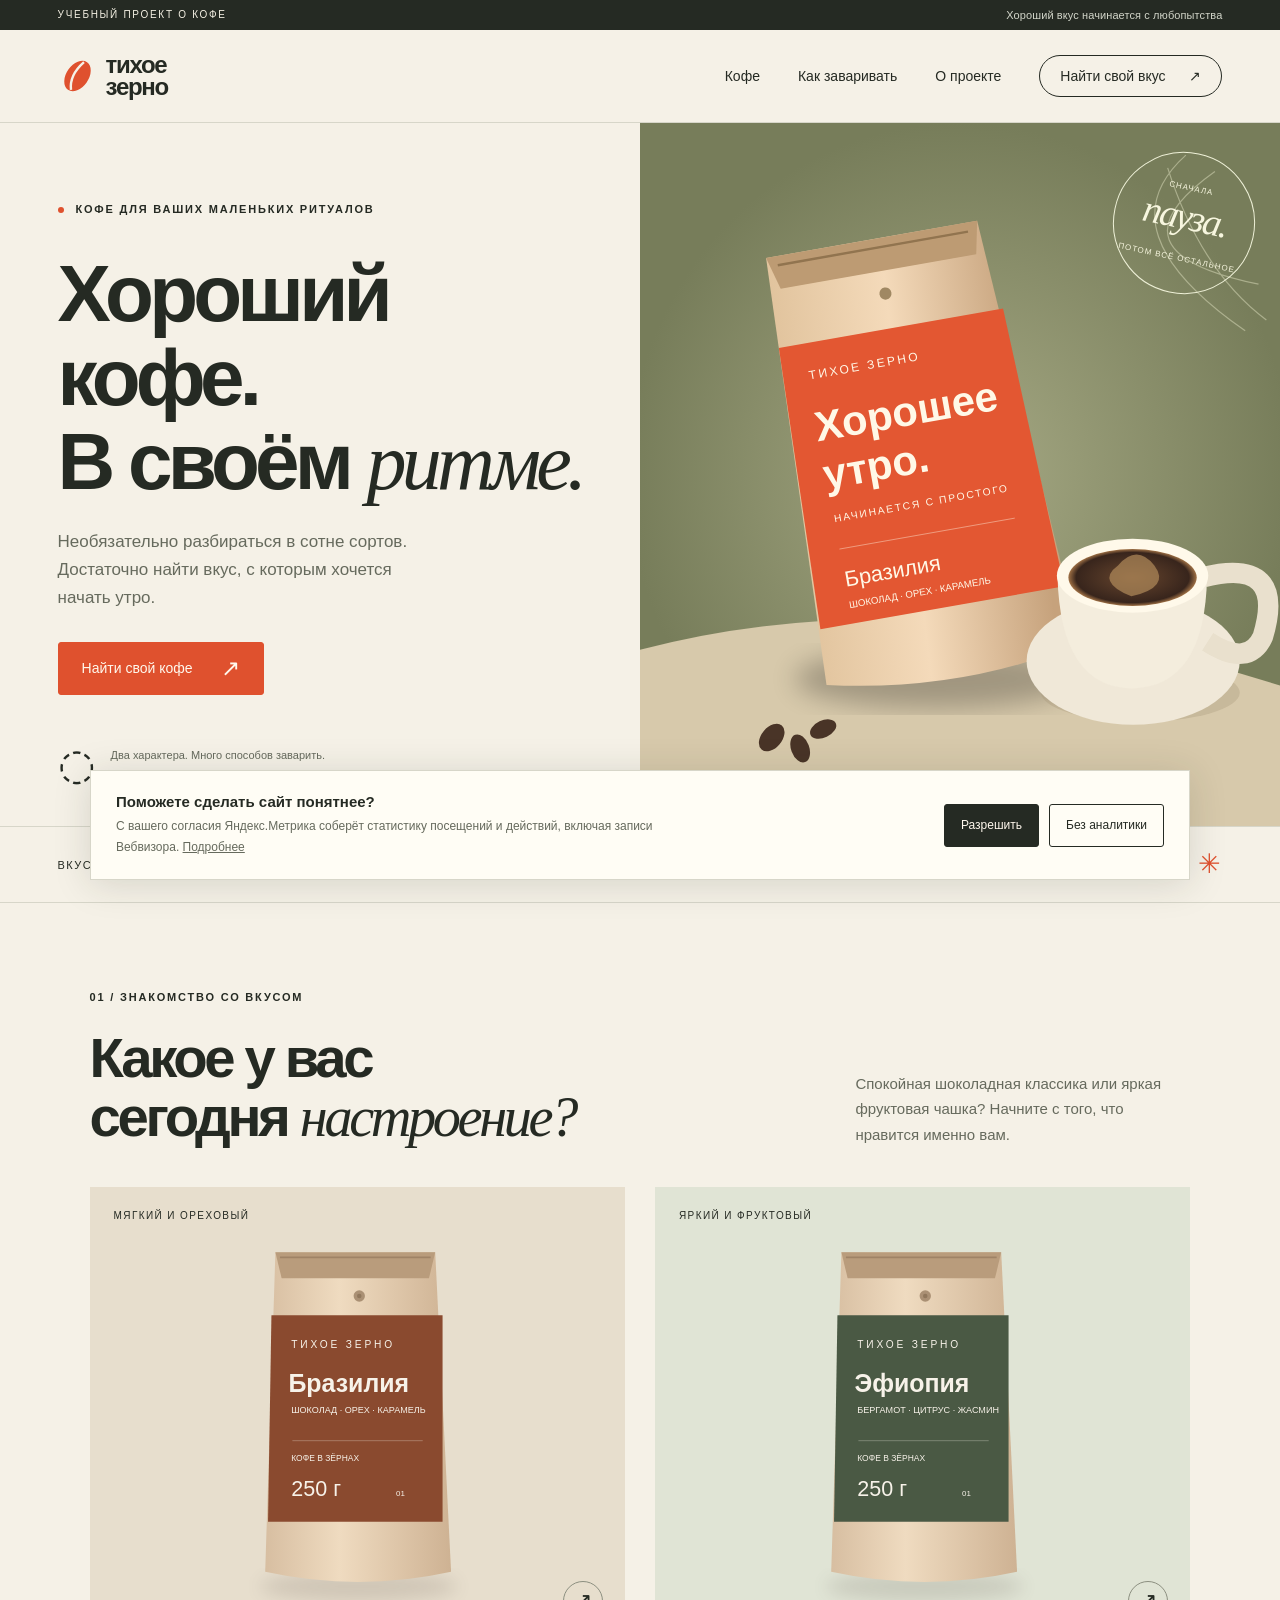
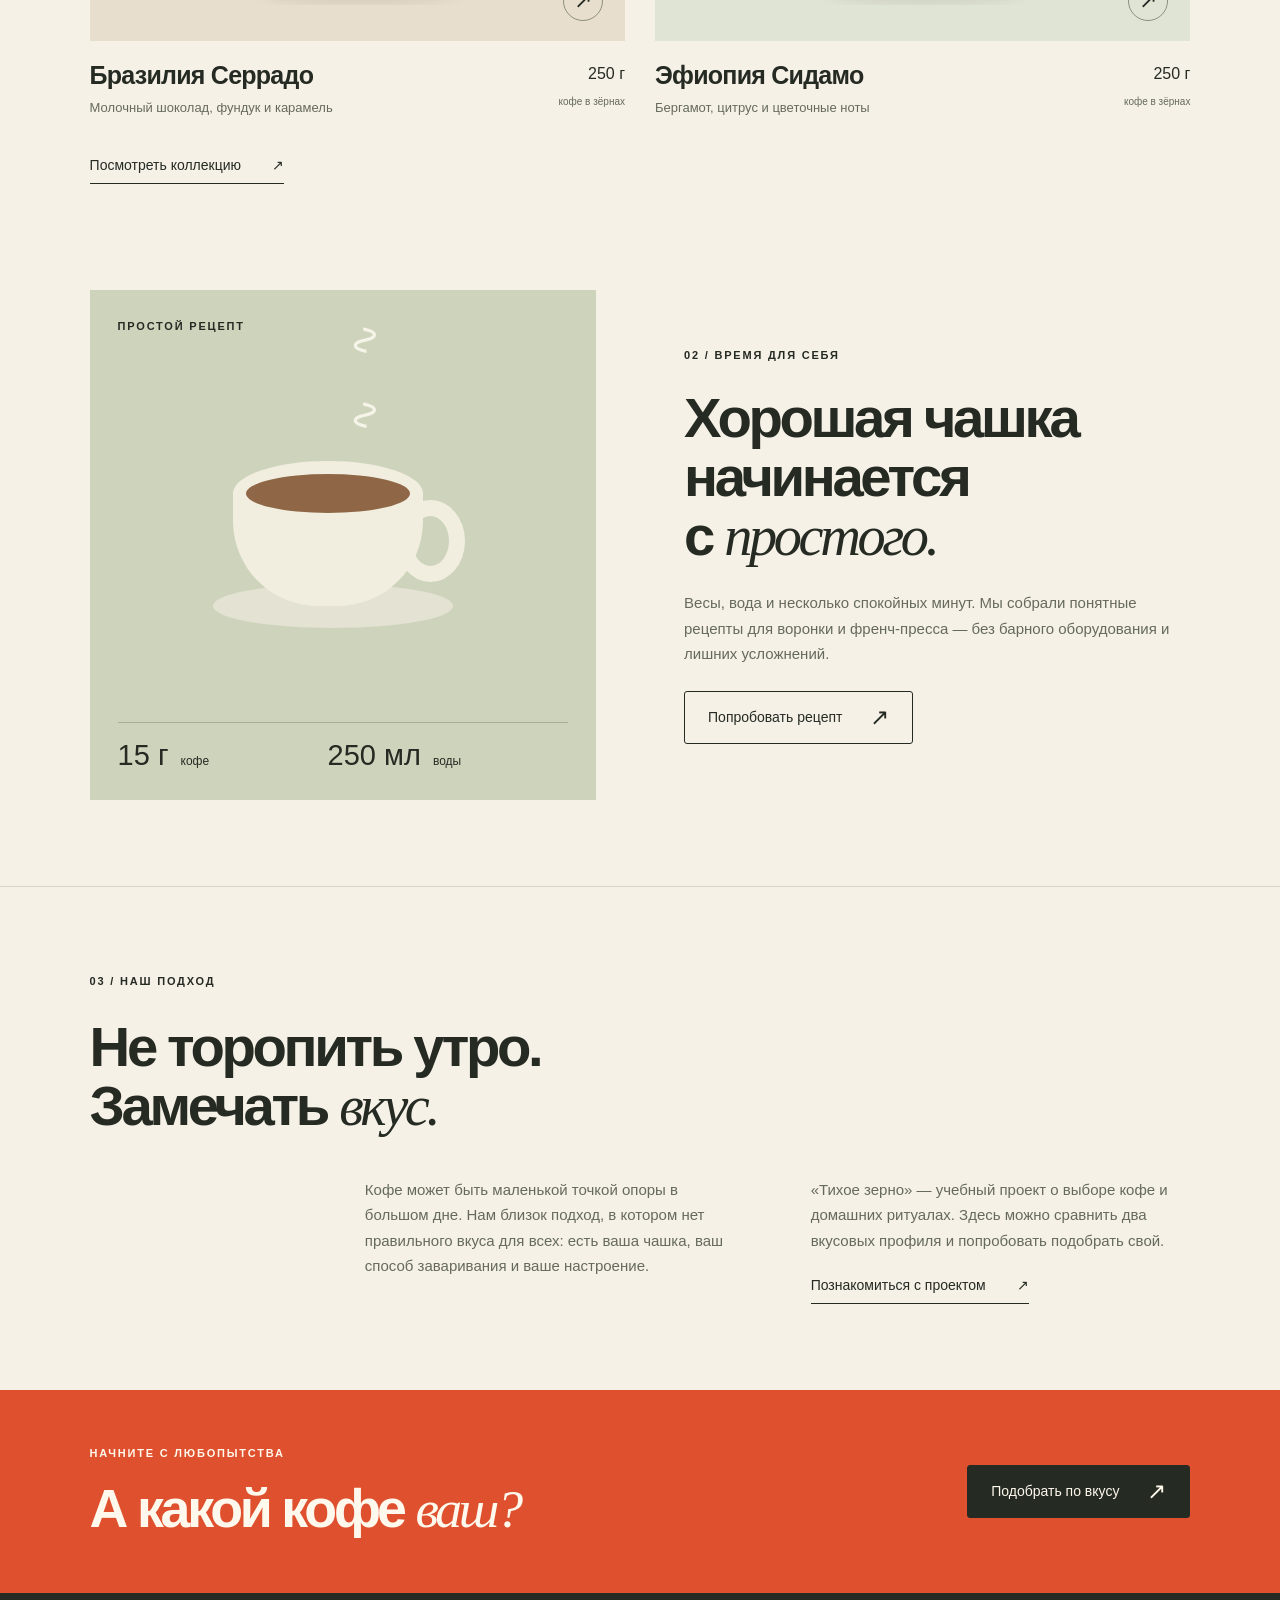
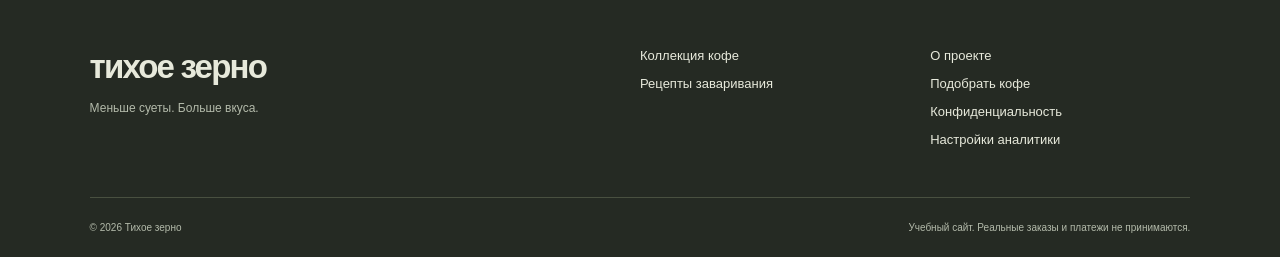
<file: index.html>
<!doctype html><html lang="ru"><head><meta charset="UTF-8"/><meta name="viewport" content="width=device-width, initial-scale=1"/><title>Тихое зерно — кофе в своём ритме</title><meta name="description" content="Учебный проект о кофе: сравните шоколадно-ореховый и фруктовый профили, выберите зерно и понятный домашний рецепт."/><meta name="theme-color" content="#f5f1e7"/><link rel="canonical" href="https://spinogryz2014-ai.github.io/"/><meta property="og:type" content="website"/><meta property="og:locale" content="ru_RU"/><meta property="og:title" content="Тихое зерно — кофе в своём ритме"/><meta property="og:description" content="Учебный проект о кофе: сравните шоколадно-ореховый и фруктовый профили, выберите зерно и понятный домашний рецепт."/><link rel="icon" type="image/svg+xml" href="favicon.svg"/><link rel="stylesheet" href="styles.css"/><script type="application/ld+json">{"@context": "https://schema.org", "@type": "WebSite", "name": "Тихое зерно — кофе в своём ритме", "description": "Учебный проект о кофе: сравните шоколадно-ореховый и фруктовый профили, выберите зерно и понятный домашний рецепт.", "inLanguage": "ru", "url": "https://spinogryz2014-ai.github.io/"}</script><script src="site-config.js?v=20261019-2" defer></script><script src="app.js?v=20261019-2" defer></script></head><body><a class="skip" href="#main">Перейти к содержанию</a><div class="topline">УЧЕБНЫЙ ПРОЕКТ О КОФЕ <span>Хороший вкус начинается с любопытства</span></div><header class="header"><a class="brand" href="index.html" aria-label="Тихое зерно — главная"><svg viewBox="0 0 42 42" aria-hidden="true"><ellipse cx="21" cy="21" rx="12" ry="18" transform="rotate(35 21 21)" fill="currentColor"/><path d="M28 6Q12 20 14 36" stroke="#f5f1e7" fill="none" stroke-width="2.6"/></svg><span>тихое<br>зерно</span></a><button class="menu-toggle" aria-controls="navigation" aria-expanded="false">Меню <span>☰</span></button><nav id="navigation" aria-label="Основная навигация"><a href="catalog.html">Кофе</a><a href="brew.html">Как заваривать</a><a href="about.html">О проекте</a><a class="nav-cta" href="contacts.html">Найти свой вкус <span aria-hidden="true">↗</span></a></nav></header><main id="main"><section class="hero"><div class="hero-copy"><p class="eyebrow"><span class="tiny-dot"></span> КОФЕ ДЛЯ ВАШИХ МАЛЕНЬКИХ РИТУАЛОВ</p><h1>Хороший кофе.<br>В своём <span class="serif">ритме.</span></h1><p class="hero-description">Необязательно разбираться в сотне сортов.<br>Достаточно найти вкус, с которым хочется<br class="desktop-br"> начать утро.</p><a class="button" href="catalog.html" data-goal="catalog_open">Найти свой кофе <span aria-hidden="true">↗</span></a><div class="hero-foot"><span class="line-icon">◌</span><p>Два характера. Много способов заварить.<br>Один повод сделать паузу.</p></div></div><div class="hero-art"><img src="hero.svg" alt="Авторская иллюстрация оранжевой упаковки кофе Тихое зерно рядом с чашкой" width="1100" height="1160" fetchpriority="high"/><div class="hero-stamp">СНАЧАЛА<br><span>пауза.</span><br>ПОТОМ ВСЁ ОСТАЛЬНОЕ</div></div></section>
<div class="ticker" aria-label="Наш подход"><span>ВКУС БЕЗ СЛОЖНЫХ СЛОВ</span><b>✳</b><span>КОФЕ КАК МАЛЕНЬКИЙ РИТУАЛ</span><b>✳</b><span>ЗАВАРИТЬ МОЖЕТ КАЖДЫЙ</span><b>✳</b></div>
<section class="section collection"><div class="section-heading"><div><p class="eyebrow">01 / ЗНАКОМСТВО СО ВКУСОМ</p><h2>Какое у вас<br>сегодня <span class="serif">настроение?</span></h2></div><p class="section-intro">Спокойная шоколадная классика или яркая фруктовая чашка? Начните с того, что нравится именно вам.</p></div><div class="product-grid"><article class="product-card" data-profile="soft"><a class="product-image sand" href="brazil.html" data-goal="coffee_view"><span class="product-label">МЯГКИЙ И ОРЕХОВЫЙ</span><img src="brazil.svg" alt="Иллюстрация упаковки кофе Бразилия Серрадо" width="720" height="800" loading="lazy" decoding="async"/><span class="circle-arrow" aria-hidden="true">↗</span></a><div class="product-info"><div><h3><a href="brazil.html">Бразилия Серрадо</a></h3><p>Молочный шоколад, фундук и карамель</p></div><span class="weight">250 г<br><small>кофе в зёрнах</small></span></div></article><article class="product-card" data-profile="bright"><a class="product-image sage" href="ethiopia.html" data-goal="coffee_view"><span class="product-label">ЯРКИЙ И ФРУКТОВЫЙ</span><img src="ethiopia.svg" alt="Иллюстрация упаковки кофе Эфиопия Сидамо" width="720" height="800" loading="lazy" decoding="async"/><span class="circle-arrow" aria-hidden="true">↗</span></a><div class="product-info"><div><h3><a href="ethiopia.html">Эфиопия Сидамо</a></h3><p>Бергамот, цитрус и цветочные ноты</p></div><span class="weight">250 г<br><small>кофе в зёрнах</small></span></div></article></div><a class="underlink" href="catalog.html">Посмотреть коллекцию <span aria-hidden="true">↗</span></a></section>
<section class="ritual section"><div class="ritual-visual"><span class="eyebrow">ПРОСТОЙ РЕЦЕПТ</span><div class="cup-drawing" aria-hidden="true"><div class="steam">∿ ∿ ∿</div><div class="cup-top"></div><div class="cup-body"></div><div class="cup-handle"></div><div class="cup-saucer"></div></div><div class="recipe-label"><b>15 г</b><span>кофе</span><b>250 мл</b><span>воды</span></div></div><div class="ritual-copy"><p class="eyebrow">02 / ВРЕМЯ ДЛЯ СЕБЯ</p><h2>Хорошая чашка<br>начинается<br>с <span class="serif">простого.</span></h2><p>Весы, вода и несколько спокойных минут. Мы собрали понятные рецепты для воронки и френч-пресса — без барного оборудования и лишних усложнений.</p><a class="button button-outline" href="brew.html" data-goal="recipe_open">Попробовать рецепт <span aria-hidden="true">↗</span></a></div></section>
<section class="approach section"><p class="eyebrow">03 / НАШ ПОДХОД</p><h2>Не торопить утро.<br>Замечать <span class="serif">вкус.</span></h2><div class="approach-grid"><p>Кофе может быть маленькой точкой опоры в большом дне. Нам близок подход, в котором нет правильного вкуса для всех: есть ваша чашка, ваш способ заваривания и ваше настроение.</p><div><p>«Тихое зерно» — учебный проект о выборе кофе и домашних ритуалах. Здесь можно сравнить два вкусовых профиля и попробовать подобрать свой.</p><a class="underlink" href="about.html">Познакомиться с проектом <span aria-hidden="true">↗</span></a></div></div></section>
<section class="cta-band"><div><p class="eyebrow">НАЧНИТЕ С ЛЮБОПЫТСТВА</p><h2>А какой кофе <span class="serif">ваш?</span></h2></div><a class="button button-dark" href="contacts.html">Подобрать по вкусу <span aria-hidden="true">↗</span></a></section></main><footer class="footer"><div class="footer-top"><a class="footer-brand" href="index.html">тихое зерно<span>Меньше суеты. Больше вкуса.</span></a><div><a href="catalog.html">Коллекция кофе</a><a href="brew.html">Рецепты заваривания</a></div><div><a href="about.html">О проекте</a><a href="contacts.html">Подобрать кофе</a><a href="privacy.html">Конфиденциальность</a><button class="text-button" data-consent-settings>Настройки аналитики</button></div></div><div class="footer-bottom"><span>© 2026 Тихое зерно</span><span>Учебный сайт. Реальные заказы и платежи не принимаются.</span></div></footer><div class="consent" id="consent" role="region" aria-label="Выбор настроек аналитики" hidden><div><b>Поможете сделать сайт понятнее?</b><p>С вашего согласия Яндекс.Метрика соберёт статистику посещений и действий, включая записи Вебвизора. <a href="privacy.html">Подробнее</a></p></div><div class="consent-actions"><button class="button button-dark" data-consent="yes">Разрешить</button><button class="button button-outline" data-consent="no">Без аналитики</button></div></div></body></html>
</file>
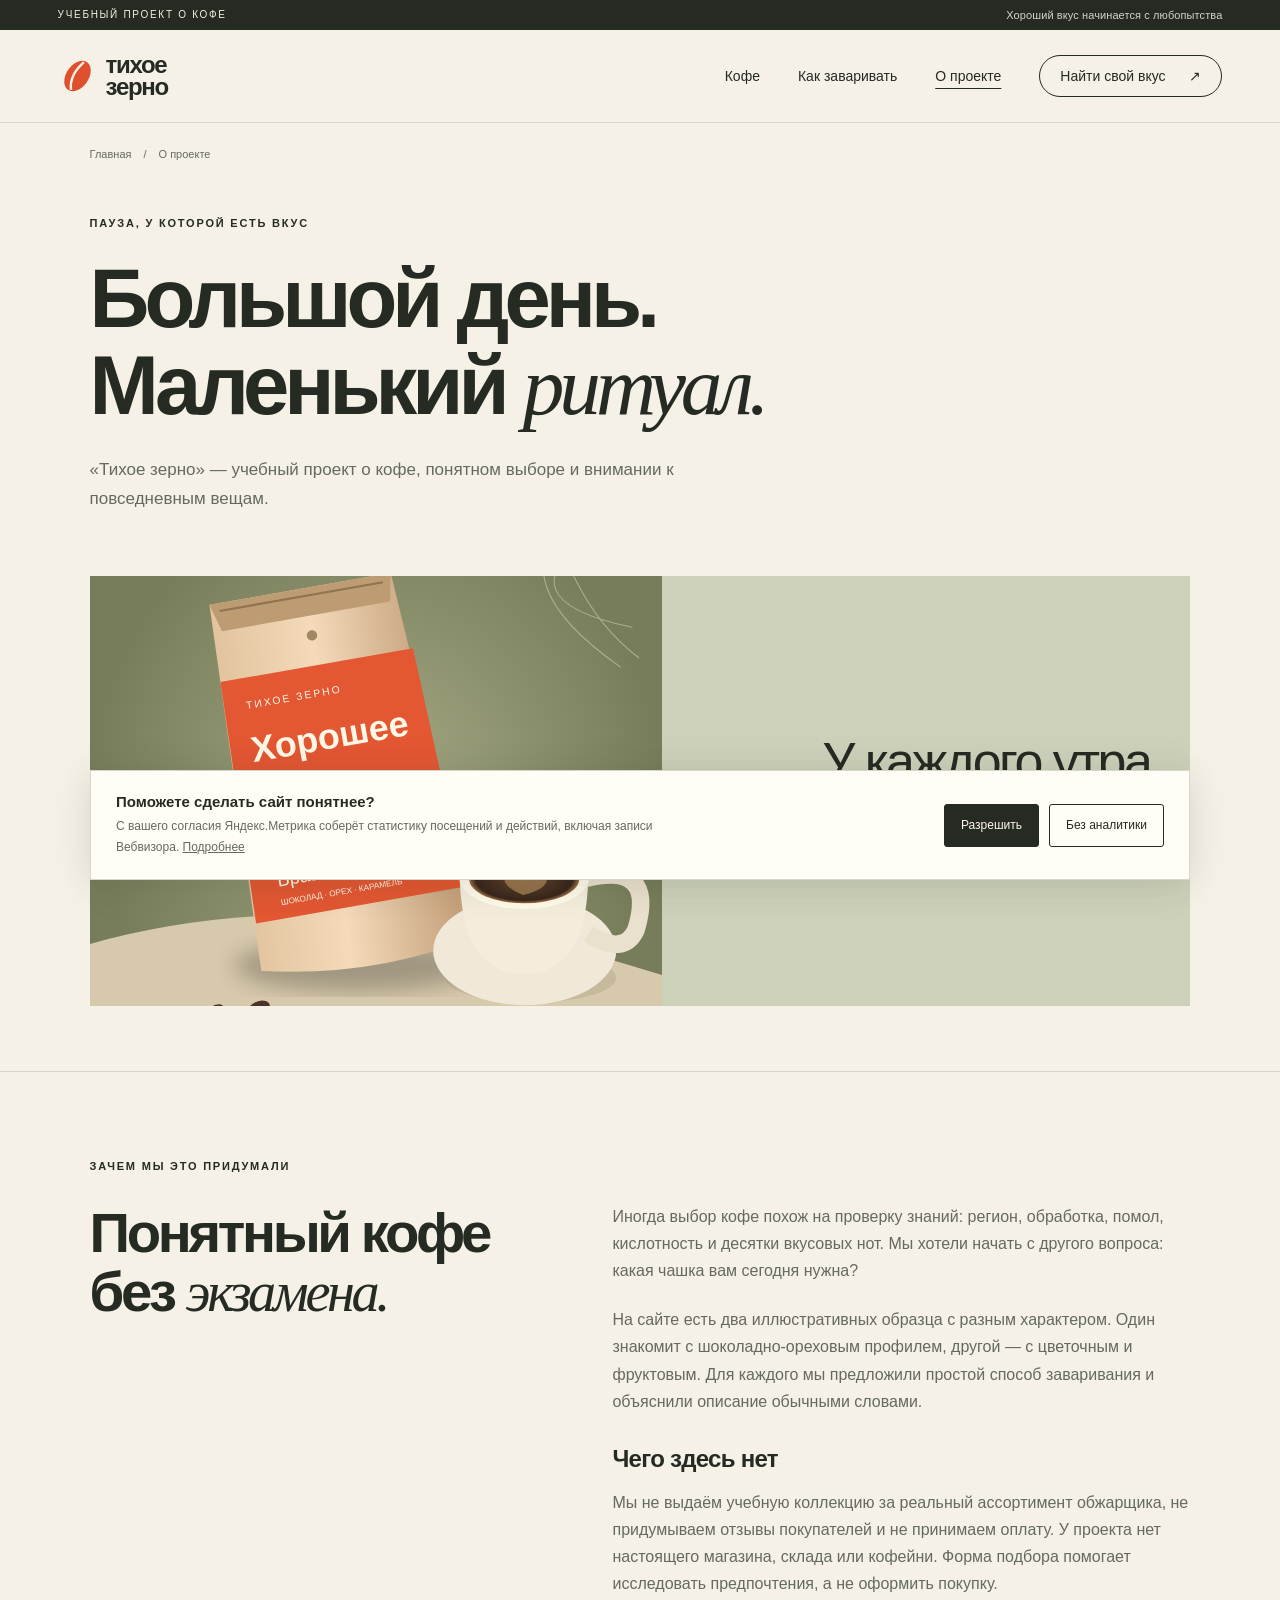
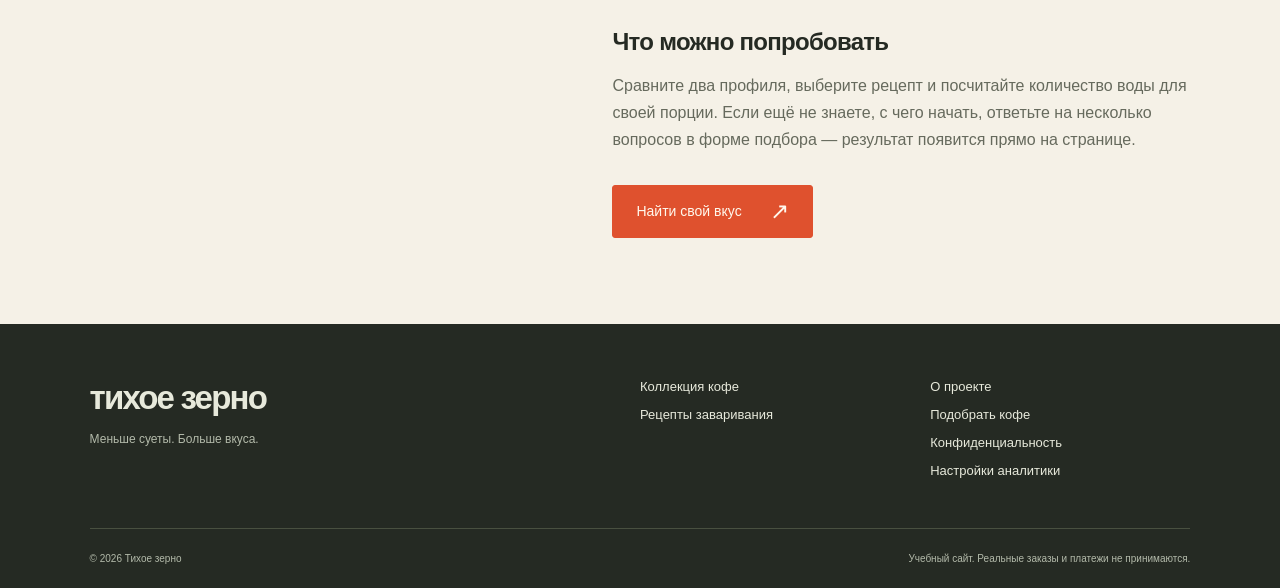
<file: about.html>
<!doctype html><html lang="ru"><head><meta charset="UTF-8"/><meta name="viewport" content="width=device-width, initial-scale=1"/><title>О проекте Тихое зерно — кофе без суеты</title><meta name="description" content="История учебного проекта Тихое зерно: понятный выбор кофе, простые домашние ритуалы и два иллюстративных вкусовых профиля."/><meta name="theme-color" content="#f5f1e7"/><link rel="canonical" href="https://spinogryz2014-ai.github.io/about.html"/><meta property="og:type" content="website"/><meta property="og:locale" content="ru_RU"/><meta property="og:title" content="О проекте Тихое зерно — кофе без суеты"/><meta property="og:description" content="История учебного проекта Тихое зерно: понятный выбор кофе, простые домашние ритуалы и два иллюстративных вкусовых профиля."/><link rel="icon" type="image/svg+xml" href="favicon.svg"/><link rel="stylesheet" href="styles.css"/><script type="application/ld+json">{"@context": "https://schema.org", "@type": "WebPage", "name": "О проекте Тихое зерно — кофе без суеты", "description": "История учебного проекта Тихое зерно: понятный выбор кофе, простые домашние ритуалы и два иллюстративных вкусовых профиля.", "inLanguage": "ru", "url": "https://spinogryz2014-ai.github.io/about.html"}</script><script src="site-config.js?v=20261019-2" defer></script><script src="app.js?v=20261019-2" defer></script></head><body><a class="skip" href="#main">Перейти к содержанию</a><div class="topline">УЧЕБНЫЙ ПРОЕКТ О КОФЕ <span>Хороший вкус начинается с любопытства</span></div><header class="header"><a class="brand" href="index.html" aria-label="Тихое зерно — главная"><svg viewBox="0 0 42 42" aria-hidden="true"><ellipse cx="21" cy="21" rx="12" ry="18" transform="rotate(35 21 21)" fill="currentColor"/><path d="M28 6Q12 20 14 36" stroke="#f5f1e7" fill="none" stroke-width="2.6"/></svg><span>тихое<br>зерно</span></a><button class="menu-toggle" aria-controls="navigation" aria-expanded="false">Меню <span>☰</span></button><nav id="navigation" aria-label="Основная навигация"><a href="catalog.html">Кофе</a><a href="brew.html">Как заваривать</a><a href="about.html" aria-current="page">О проекте</a><a class="nav-cta" href="contacts.html">Найти свой вкус <span aria-hidden="true">↗</span></a></nav></header><main id="main"><div class="breadcrumbs"><a href="index.html">Главная</a><span aria-hidden="true">/</span><span>О проекте</span></div><section class="page-heading"><p class="eyebrow">ПАУЗА, У КОТОРОЙ ЕСТЬ ВКУС</p><h1>Большой день.<br>Маленький <span class="serif">ритуал.</span></h1><p>«Тихое зерно» — учебный проект о кофе, понятном выборе и внимании к повседневным вещам.</p></section><section class="about-banner"><img src="hero.svg" alt="Иллюстрация чашки и упаковки кофе в спокойных природных цветах" width="1100" height="1160" loading="lazy"/><p>У каждого утра<br>свой <span class="serif">темп.</span></p></section><section class="section text-section"><p class="eyebrow">ЗАЧЕМ МЫ ЭТО ПРИДУМАЛИ</p><h2>Понятный кофе<br>без <span class="serif">экзамена.</span></h2><div class="prose"><p>Иногда выбор кофе похож на проверку знаний: регион, обработка, помол, кислотность и десятки вкусовых нот. Мы хотели начать с другого вопроса: какая чашка вам сегодня нужна?</p><p>На сайте есть два иллюстративных образца с разным характером. Один знакомит с шоколадно-ореховым профилем, другой — с цветочным и фруктовым. Для каждого мы предложили простой способ заваривания и объяснили описание обычными словами.</p><h3>Чего здесь нет</h3><p>Мы не выдаём учебную коллекцию за реальный ассортимент обжарщика, не придумываем отзывы покупателей и не принимаем оплату. У проекта нет настоящего магазина, склада или кофейни. Форма подбора помогает исследовать предпочтения, а не оформить покупку.</p><h3>Что можно попробовать</h3><p>Сравните два профиля, выберите рецепт и посчитайте количество воды для своей порции. Если ещё не знаете, с чего начать, ответьте на несколько вопросов в форме подбора — результат появится прямо на странице.</p><a class="button" href="contacts.html">Найти свой вкус <span aria-hidden="true">↗</span></a></div></section></main><footer class="footer"><div class="footer-top"><a class="footer-brand" href="index.html">тихое зерно<span>Меньше суеты. Больше вкуса.</span></a><div><a href="catalog.html">Коллекция кофе</a><a href="brew.html">Рецепты заваривания</a></div><div><a href="about.html">О проекте</a><a href="contacts.html">Подобрать кофе</a><a href="privacy.html">Конфиденциальность</a><button class="text-button" data-consent-settings>Настройки аналитики</button></div></div><div class="footer-bottom"><span>© 2026 Тихое зерно</span><span>Учебный сайт. Реальные заказы и платежи не принимаются.</span></div></footer><div class="consent" id="consent" role="region" aria-label="Выбор настроек аналитики" hidden><div><b>Поможете сделать сайт понятнее?</b><p>С вашего согласия Яндекс.Метрика соберёт статистику посещений и действий, включая записи Вебвизора. <a href="privacy.html">Подробнее</a></p></div><div class="consent-actions"><button class="button button-dark" data-consent="yes">Разрешить</button><button class="button button-outline" data-consent="no">Без аналитики</button></div></div></body></html>
</file>
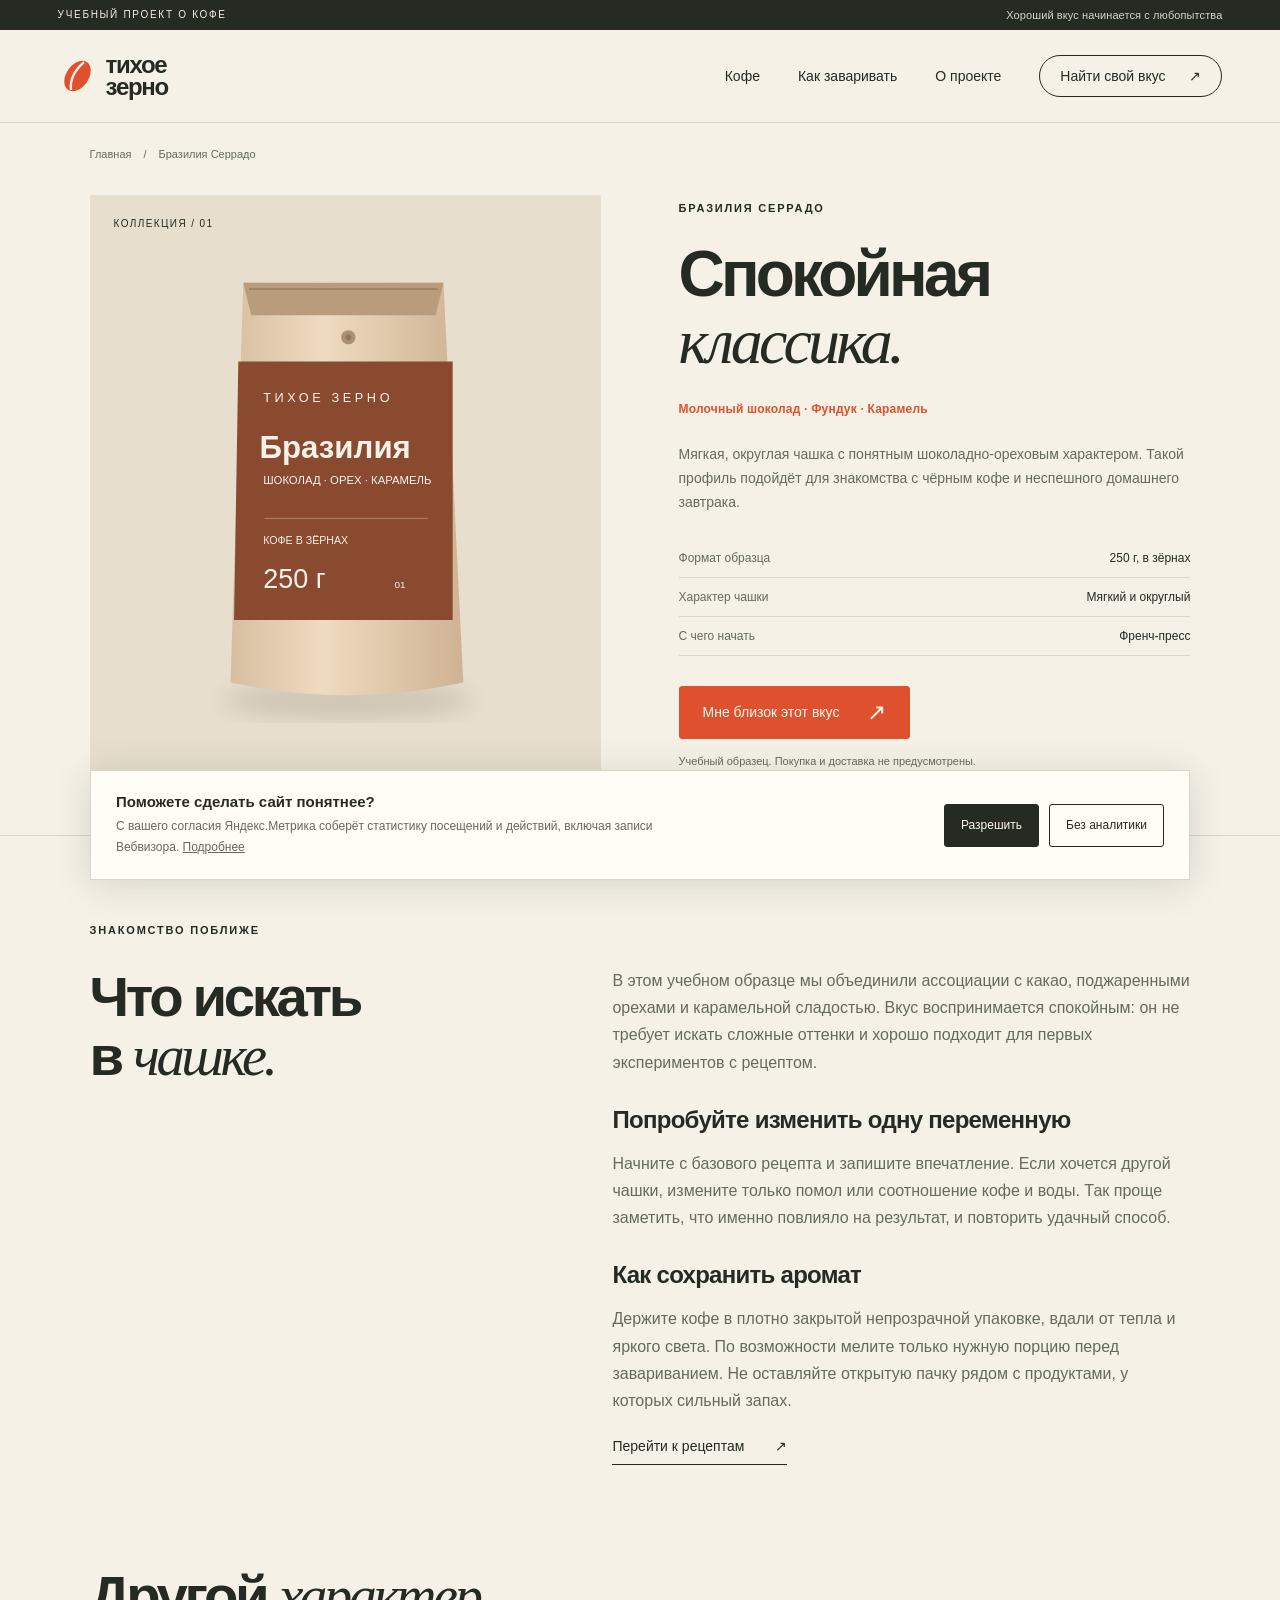
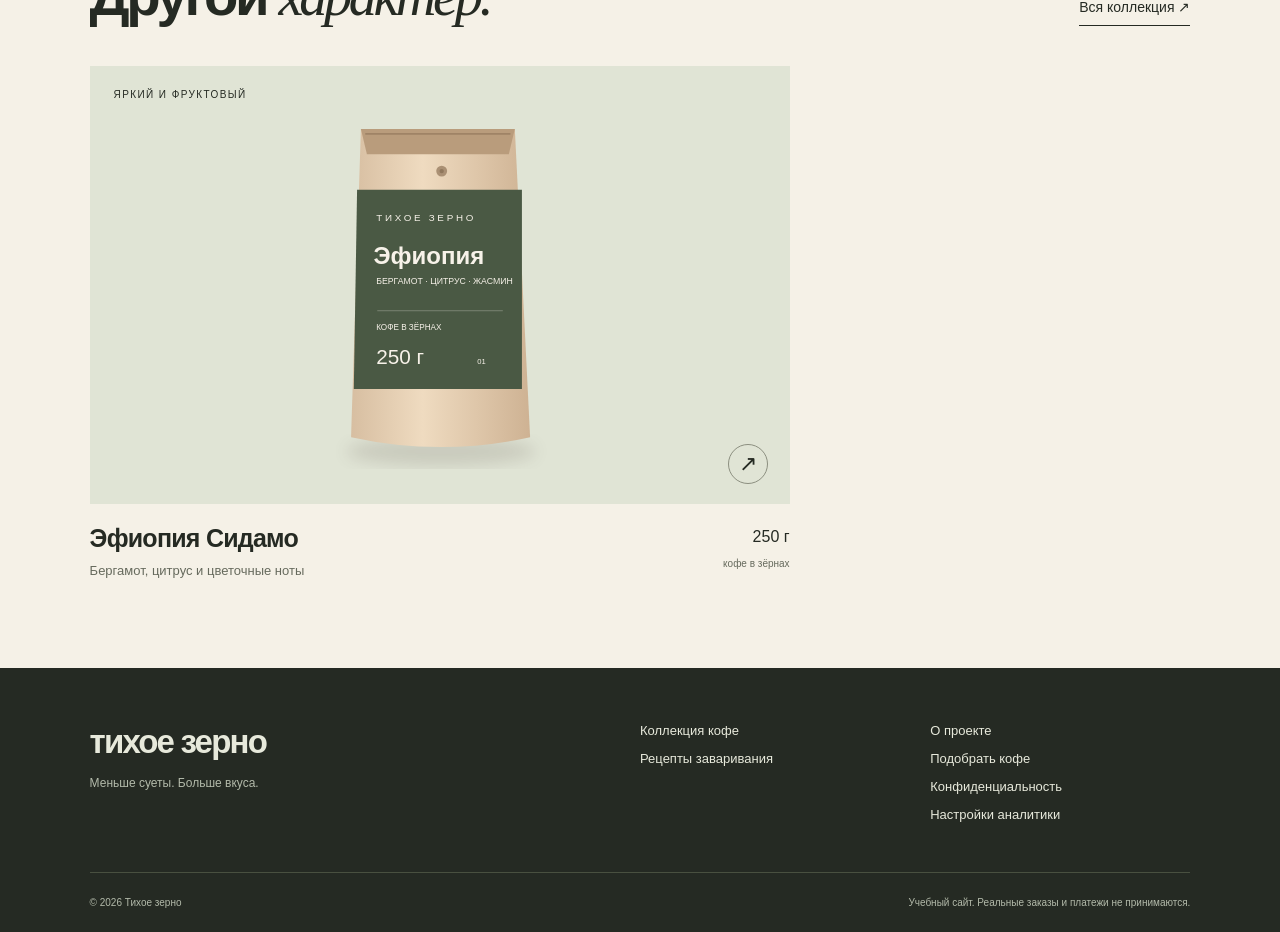
<file: brazil.html>
<!doctype html><html lang="ru"><head><meta charset="UTF-8"/><meta name="viewport" content="width=device-width, initial-scale=1"/><title>Бразилия Серрадо — шоколадный профиль кофе | Тихое зерно</title><meta name="description" content="Учебный образец кофе Бразилия Серрадо: шоколад, фундук и карамель. Описание вкуса, советы по хранению и домашнему завариванию."/><meta name="theme-color" content="#f5f1e7"/><link rel="canonical" href="https://spinogryz2014-ai.github.io/brazil.html"/><meta property="og:type" content="website"/><meta property="og:locale" content="ru_RU"/><meta property="og:title" content="Бразилия Серрадо — шоколадный профиль кофе | Тихое зерно"/><meta property="og:description" content="Учебный образец кофе Бразилия Серрадо: шоколад, фундук и карамель. Описание вкуса, советы по хранению и домашнему завариванию."/><link rel="icon" type="image/svg+xml" href="favicon.svg"/><link rel="stylesheet" href="styles.css"/><script type="application/ld+json">{"@context": "https://schema.org", "@type": "WebPage", "name": "Бразилия Серрадо — шоколадный профиль кофе | Тихое зерно", "description": "Учебный образец кофе Бразилия Серрадо: шоколад, фундук и карамель. Описание вкуса, советы по хранению и домашнему завариванию.", "inLanguage": "ru", "url": "https://spinogryz2014-ai.github.io/brazil.html"}</script><script src="site-config.js?v=20261019-2" defer></script><script src="app.js?v=20261019-2" defer></script></head><body><a class="skip" href="#main">Перейти к содержанию</a><div class="topline">УЧЕБНЫЙ ПРОЕКТ О КОФЕ <span>Хороший вкус начинается с любопытства</span></div><header class="header"><a class="brand" href="index.html" aria-label="Тихое зерно — главная"><svg viewBox="0 0 42 42" aria-hidden="true"><ellipse cx="21" cy="21" rx="12" ry="18" transform="rotate(35 21 21)" fill="currentColor"/><path d="M28 6Q12 20 14 36" stroke="#f5f1e7" fill="none" stroke-width="2.6"/></svg><span>тихое<br>зерно</span></a><button class="menu-toggle" aria-controls="navigation" aria-expanded="false">Меню <span>☰</span></button><nav id="navigation" aria-label="Основная навигация"><a href="catalog.html">Кофе</a><a href="brew.html">Как заваривать</a><a href="about.html">О проекте</a><a class="nav-cta" href="contacts.html">Найти свой вкус <span aria-hidden="true">↗</span></a></nav></header><main id="main"><div class="breadcrumbs"><a href="index.html">Главная</a><span aria-hidden="true">/</span><span>Бразилия Серрадо</span></div><section class="product-detail section"><div class="product-detail-art sand"><span class="product-label">КОЛЛЕКЦИЯ / 01</span><img src="brazil.svg" alt="Иллюстрация упаковки Бразилия Серрадо" width="720" height="800" fetchpriority="high"/></div><div class="product-detail-copy"><p class="eyebrow">БРАЗИЛИЯ СЕРРАДО</p><h1>Спокойная<br><span class="serif">классика.</span></h1><p class="taste-notes">Молочный шоколад · Фундук · Карамель</p><p>Мягкая, округлая чашка с понятным шоколадно-ореховым характером. Такой профиль подойдёт для знакомства с чёрным кофе и неспешного домашнего завтрака.</p><dl class="specs"><div><dt>Формат образца</dt><dd>250 г, в зёрнах</dd></div><div><dt>Характер чашки</dt><dd>Мягкий и округлый</dd></div><div><dt>С чего начать</dt><dd>Френч-пресс</dd></div></dl><a class="button" href="contacts.html?coffee=brazil" data-goal="coffee_select">Мне близок этот вкус <span aria-hidden="true">↗</span></a><p class="small-note">Учебный образец. Покупка и доставка не предусмотрены.</p></div></section><section class="section text-section"><p class="eyebrow">ЗНАКОМСТВО ПОБЛИЖЕ</p><h2>Что искать<br>в <span class="serif">чашке.</span></h2><div class="prose"><p>В этом учебном образце мы объединили ассоциации с какао, поджаренными орехами и карамельной сладостью. Вкус воспринимается спокойным: он не требует искать сложные оттенки и хорошо подходит для первых экспериментов с рецептом.</p><h3>Попробуйте изменить одну переменную</h3><p>Начните с базового рецепта и запишите впечатление. Если хочется другой чашки, измените только помол или соотношение кофе и воды. Так проще заметить, что именно повлияло на результат, и повторить удачный способ.</p><h3>Как сохранить аромат</h3><p>Держите кофе в плотно закрытой непрозрачной упаковке, вдали от тепла и яркого света. По возможности мелите только нужную порцию перед завариванием. Не оставляйте открытую пачку рядом с продуктами, у которых сильный запах.</p><a class="underlink" href="brew.html" data-goal="recipe_open">Перейти к рецептам <span aria-hidden="true">↗</span></a></div></section><section class="section related"><div class="section-heading"><h2>Другой <span class="serif">характер.</span></h2><a class="underlink" href="catalog.html">Вся коллекция ↗</a></div><div class="product-grid"><article class="product-card" data-profile="bright"><a class="product-image sage" href="ethiopia.html" data-goal="coffee_view"><span class="product-label">ЯРКИЙ И ФРУКТОВЫЙ</span><img src="ethiopia.svg" alt="Иллюстрация упаковки кофе Эфиопия Сидамо" width="720" height="800" loading="lazy" decoding="async"/><span class="circle-arrow" aria-hidden="true">↗</span></a><div class="product-info"><div><h3><a href="ethiopia.html">Эфиопия Сидамо</a></h3><p>Бергамот, цитрус и цветочные ноты</p></div><span class="weight">250 г<br><small>кофе в зёрнах</small></span></div></article></div></section></main><footer class="footer"><div class="footer-top"><a class="footer-brand" href="index.html">тихое зерно<span>Меньше суеты. Больше вкуса.</span></a><div><a href="catalog.html">Коллекция кофе</a><a href="brew.html">Рецепты заваривания</a></div><div><a href="about.html">О проекте</a><a href="contacts.html">Подобрать кофе</a><a href="privacy.html">Конфиденциальность</a><button class="text-button" data-consent-settings>Настройки аналитики</button></div></div><div class="footer-bottom"><span>© 2026 Тихое зерно</span><span>Учебный сайт. Реальные заказы и платежи не принимаются.</span></div></footer><div class="consent" id="consent" role="region" aria-label="Выбор настроек аналитики" hidden><div><b>Поможете сделать сайт понятнее?</b><p>С вашего согласия Яндекс.Метрика соберёт статистику посещений и действий, включая записи Вебвизора. <a href="privacy.html">Подробнее</a></p></div><div class="consent-actions"><button class="button button-dark" data-consent="yes">Разрешить</button><button class="button button-outline" data-consent="no">Без аналитики</button></div></div></body></html>
</file>
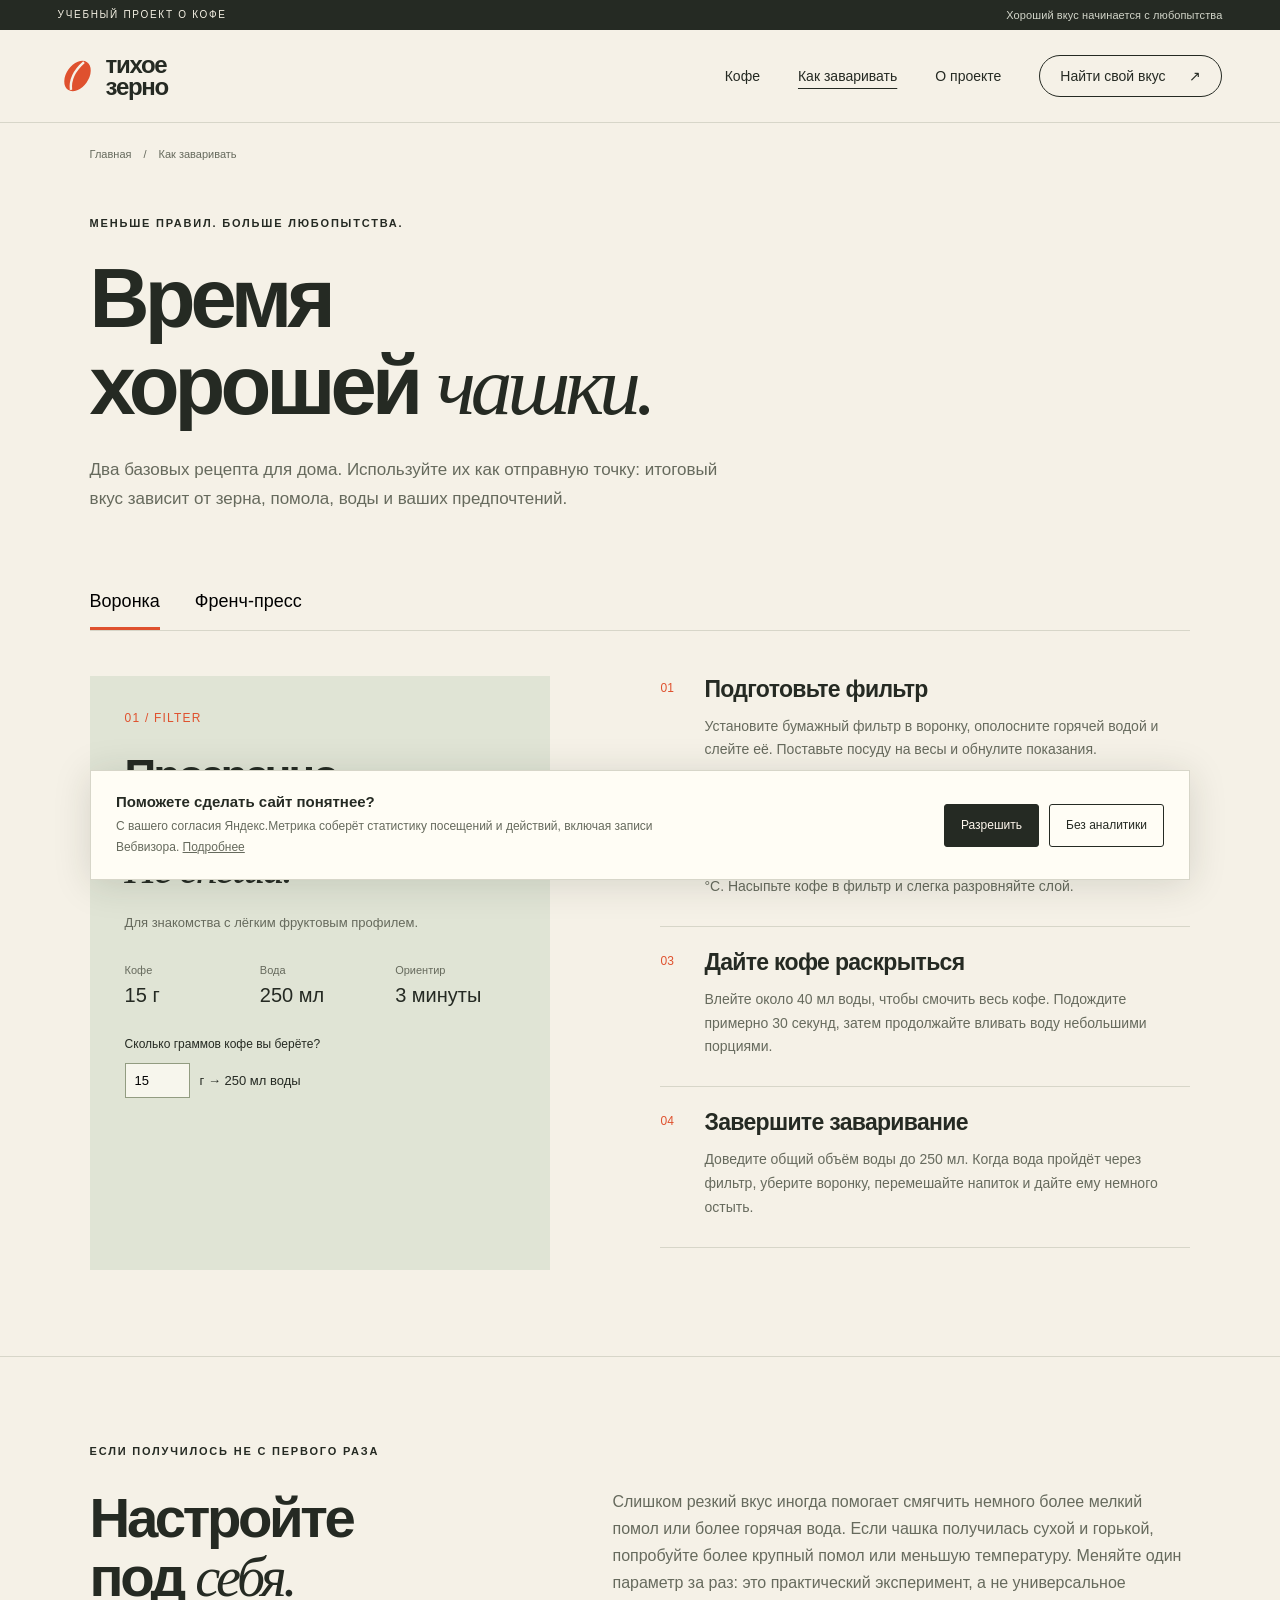
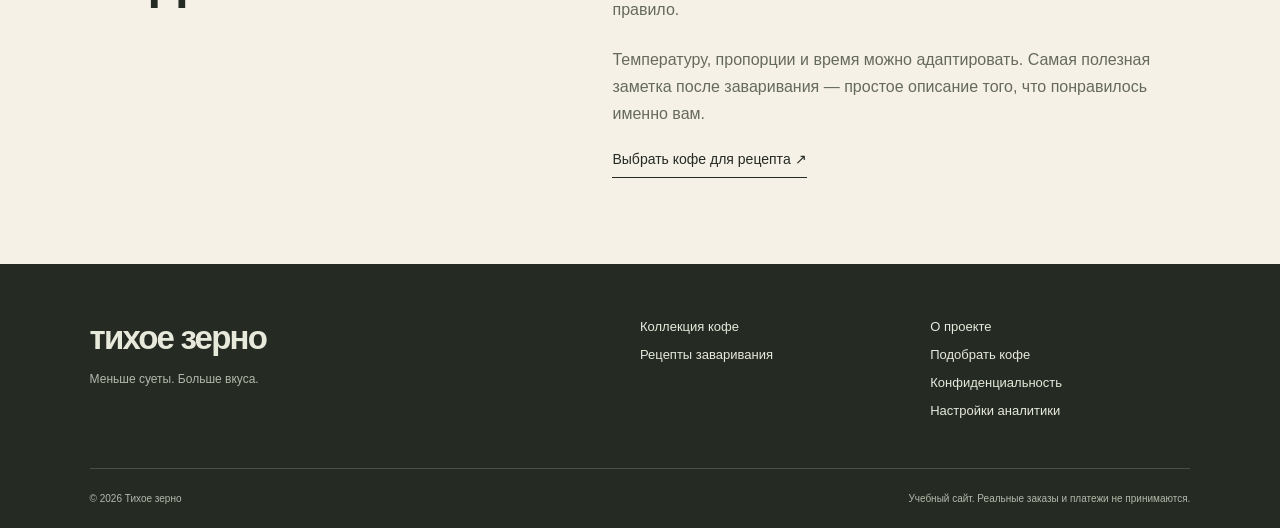
<file: brew.html>
<!doctype html><html lang="ru"><head><meta charset="UTF-8"/><meta name="viewport" content="width=device-width, initial-scale=1"/><title>Как заваривать кофе дома — рецепты | Тихое зерно</title><meta name="description" content="Пошаговые рецепты кофе для воронки и френч-пресса. Калькулятор воды по весу кофе и советы для настройки вкуса."/><meta name="theme-color" content="#f5f1e7"/><link rel="canonical" href="https://spinogryz2014-ai.github.io/brew.html"/><meta property="og:type" content="website"/><meta property="og:locale" content="ru_RU"/><meta property="og:title" content="Как заваривать кофе дома — рецепты | Тихое зерно"/><meta property="og:description" content="Пошаговые рецепты кофе для воронки и френч-пресса. Калькулятор воды по весу кофе и советы для настройки вкуса."/><link rel="icon" type="image/svg+xml" href="favicon.svg"/><link rel="stylesheet" href="styles.css"/><script type="application/ld+json">{"@context": "https://schema.org", "@type": "WebPage", "name": "Как заваривать кофе дома — рецепты | Тихое зерно", "description": "Пошаговые рецепты кофе для воронки и френч-пресса. Калькулятор воды по весу кофе и советы для настройки вкуса.", "inLanguage": "ru", "url": "https://spinogryz2014-ai.github.io/brew.html"}</script><script src="site-config.js?v=20261019-2" defer></script><script src="app.js?v=20261019-2" defer></script></head><body><a class="skip" href="#main">Перейти к содержанию</a><div class="topline">УЧЕБНЫЙ ПРОЕКТ О КОФЕ <span>Хороший вкус начинается с любопытства</span></div><header class="header"><a class="brand" href="index.html" aria-label="Тихое зерно — главная"><svg viewBox="0 0 42 42" aria-hidden="true"><ellipse cx="21" cy="21" rx="12" ry="18" transform="rotate(35 21 21)" fill="currentColor"/><path d="M28 6Q12 20 14 36" stroke="#f5f1e7" fill="none" stroke-width="2.6"/></svg><span>тихое<br>зерно</span></a><button class="menu-toggle" aria-controls="navigation" aria-expanded="false">Меню <span>☰</span></button><nav id="navigation" aria-label="Основная навигация"><a href="catalog.html">Кофе</a><a href="brew.html" aria-current="page">Как заваривать</a><a href="about.html">О проекте</a><a class="nav-cta" href="contacts.html">Найти свой вкус <span aria-hidden="true">↗</span></a></nav></header><main id="main"><div class="breadcrumbs"><a href="index.html">Главная</a><span aria-hidden="true">/</span><span>Как заваривать</span></div><section class="page-heading"><p class="eyebrow">МЕНЬШЕ ПРАВИЛ. БОЛЬШЕ ЛЮБОПЫТСТВА.</p><h1>Время<br>хорошей <span class="serif">чашки.</span></h1><p>Два базовых рецепта для дома. Используйте их как отправную точку: итоговый вкус зависит от зерна, помола, воды и ваших предпочтений.</p></section><section class="section brew-section"><div class="recipe-tabs" role="tablist" aria-label="Способы заваривания"><button id="tab-filter" role="tab" aria-selected="true" aria-controls="panel-filter" data-recipe="filter">Воронка</button><button id="tab-press" role="tab" aria-selected="false" aria-controls="panel-press" tabindex="-1" data-recipe="press">Френч-пресс</button></div><article id="panel-filter" role="tabpanel" aria-labelledby="tab-filter" class="recipe-panel"><div class="recipe-side"><span class="number">01 / FILTER</span><h2>Прозрачно.<br>Ароматно.<br><span class="serif">Не спеша.</span></h2><p>Для знакомства с лёгким фруктовым профилем.</p><dl class="recipe-numbers"><div><dt>Кофе</dt><dd>15 г</dd></div><div><dt>Вода</dt><dd>250 мл</dd></div><div><dt>Ориентир</dt><dd>3 минуты</dd></div></dl><label class="calculator-label" for="filter-grams">Сколько граммов кофе вы берёте?</label><div class="calculator"><input id="filter-grams" type="number" min="5" max="60" step="1" value="15" data-ratio="16.67"/><span>г → <output for="filter-grams" id="filter-water" aria-live="polite">250 мл воды</output></span></div></div><ol class="steps"><li><h3>Подготовьте фильтр</h3><p>Установите бумажный фильтр в воронку, ополосните горячей водой и слейте её. Поставьте посуду на весы и обнулите показания.</p></li><li><h3>Смелите и прогрейте</h3><p>Возьмите 15 г кофе среднего помола. Используйте воду примерно 92–96 °C. Насыпьте кофе в фильтр и слегка разровняйте слой.</p></li><li><h3>Дайте кофе раскрыться</h3><p>Влейте около 40 мл воды, чтобы смочить весь кофе. Подождите примерно 30 секунд, затем продолжайте вливать воду небольшими порциями.</p></li><li><h3>Завершите заваривание</h3><p>Доведите общий объём воды до 250 мл. Когда вода пройдёт через фильтр, уберите воронку, перемешайте напиток и дайте ему немного остыть.</p></li></ol></article><article id="panel-press" role="tabpanel" aria-labelledby="tab-press" class="recipe-panel" hidden><div class="recipe-side"><span class="number">02 / FRENCH PRESS</span><h2>Плотно.<br>Мягко.<br><span class="serif">По-домашнему.</span></h2><p>Для спокойного шоколадно-орехового профиля.</p><dl class="recipe-numbers"><div><dt>Кофе</dt><dd>18 г</dd></div><div><dt>Вода</dt><dd>300 мл</dd></div><div><dt>Ориентир</dt><dd>4 минуты</dd></div></dl><label class="calculator-label" for="press-grams">Сколько граммов кофе вы берёте?</label><div class="calculator"><input id="press-grams" type="number" min="5" max="60" step="1" value="18" data-ratio="16.67"/><span>г → <output for="press-grams" id="press-water" aria-live="polite">300 мл воды</output></span></div></div><ol class="steps"><li><h3>Прогрейте посуду</h3><p>Ополосните колбу горячей водой и слейте её. Убедитесь, что френч-пресс чистый: старые кофейные масла могут повлиять на аромат.</p></li><li><h3>Добавьте кофе и воду</h3><p>Насыпьте 18 г кофе помола крупнее среднего. Залейте 300 мл воды примерно 92–96 °C и аккуратно перемешайте.</p></li><li><h3>Оставьте на четыре минуты</h3><p>Накройте колбу крышкой, не опуская поршень. Через четыре минуты осторожно перемешайте верхний слой и дайте частицам немного осесть.</p></li><li><h3>Налейте в чашку</h3><p>Плавно опустите поршень без усилия. Перелейте весь напиток из колбы, чтобы он не продолжал настаиваться на кофейной гуще.</p></li></ol></article></section><section class="section text-section"><p class="eyebrow">ЕСЛИ ПОЛУЧИЛОСЬ НЕ С ПЕРВОГО РАЗА</p><h2>Настройте<br>под <span class="serif">себя.</span></h2><div class="prose"><p>Слишком резкий вкус иногда помогает смягчить немного более мелкий помол или более горячая вода. Если чашка получилась сухой и горькой, попробуйте более крупный помол или меньшую температуру. Меняйте один параметр за раз: это практический эксперимент, а не универсальное правило.</p><p>Температуру, пропорции и время можно адаптировать. Самая полезная заметка после заваривания — простое описание того, что понравилось именно вам.</p><a class="underlink" href="catalog.html">Выбрать кофе для рецепта ↗</a></div></section></main><footer class="footer"><div class="footer-top"><a class="footer-brand" href="index.html">тихое зерно<span>Меньше суеты. Больше вкуса.</span></a><div><a href="catalog.html">Коллекция кофе</a><a href="brew.html">Рецепты заваривания</a></div><div><a href="about.html">О проекте</a><a href="contacts.html">Подобрать кофе</a><a href="privacy.html">Конфиденциальность</a><button class="text-button" data-consent-settings>Настройки аналитики</button></div></div><div class="footer-bottom"><span>© 2026 Тихое зерно</span><span>Учебный сайт. Реальные заказы и платежи не принимаются.</span></div></footer><div class="consent" id="consent" role="region" aria-label="Выбор настроек аналитики" hidden><div><b>Поможете сделать сайт понятнее?</b><p>С вашего согласия Яндекс.Метрика соберёт статистику посещений и действий, включая записи Вебвизора. <a href="privacy.html">Подробнее</a></p></div><div class="consent-actions"><button class="button button-dark" data-consent="yes">Разрешить</button><button class="button button-outline" data-consent="no">Без аналитики</button></div></div></body></html>
</file>
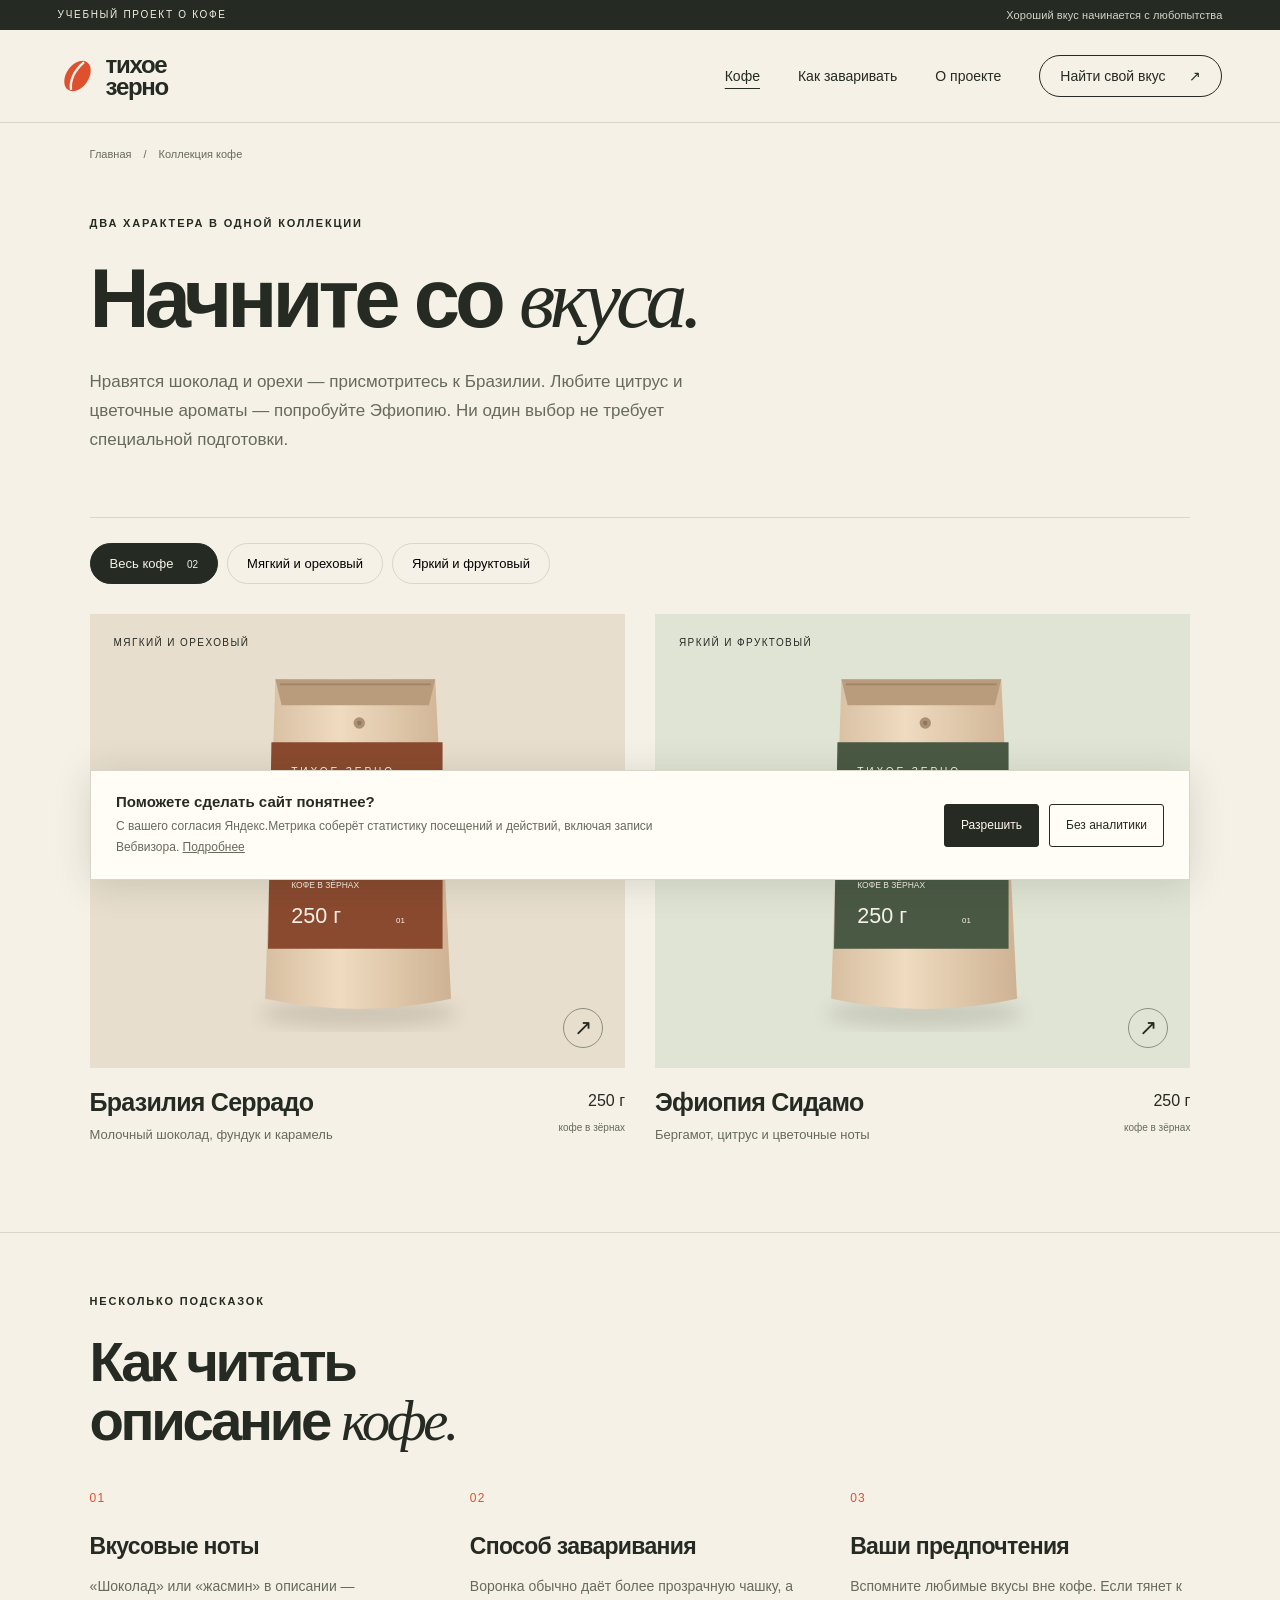
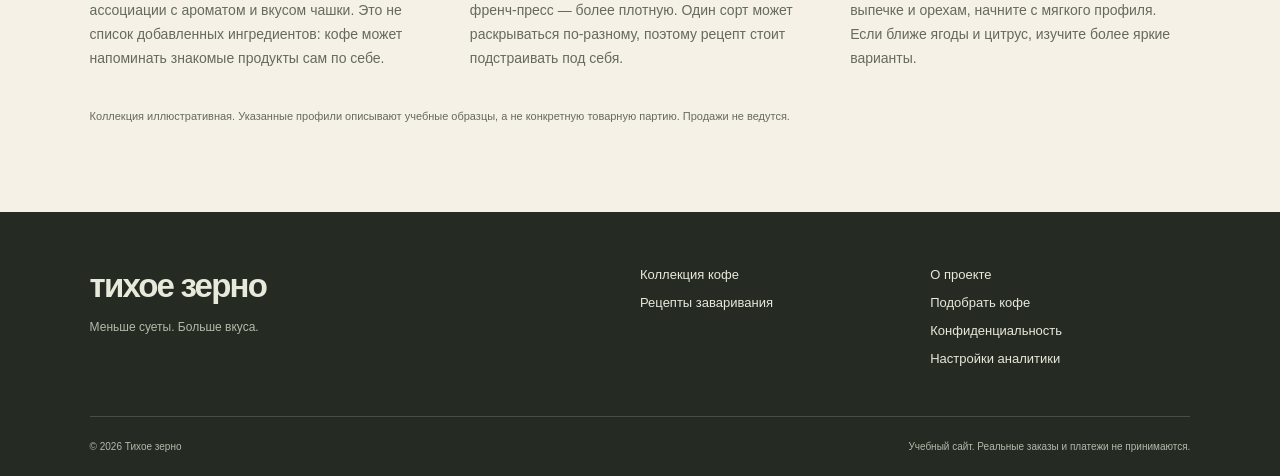
<file: catalog.html>
<!doctype html><html lang="ru"><head><meta charset="UTF-8"/><meta name="viewport" content="width=device-width, initial-scale=1"/><title>Коллекция кофе в зёрнах — Тихое зерно</title><meta name="description" content="Сравните два вкусовых профиля кофе: Бразилия Серрадо и Эфиопия Сидамо. Выбирайте по характеру чашки и способу заваривания."/><meta name="theme-color" content="#f5f1e7"/><link rel="canonical" href="https://spinogryz2014-ai.github.io/catalog.html"/><meta property="og:type" content="website"/><meta property="og:locale" content="ru_RU"/><meta property="og:title" content="Коллекция кофе в зёрнах — Тихое зерно"/><meta property="og:description" content="Сравните два вкусовых профиля кофе: Бразилия Серрадо и Эфиопия Сидамо. Выбирайте по характеру чашки и способу заваривания."/><link rel="icon" type="image/svg+xml" href="favicon.svg"/><link rel="stylesheet" href="styles.css"/><script type="application/ld+json">{"@context": "https://schema.org", "@type": "WebPage", "name": "Коллекция кофе в зёрнах — Тихое зерно", "description": "Сравните два вкусовых профиля кофе: Бразилия Серрадо и Эфиопия Сидамо. Выбирайте по характеру чашки и способу заваривания.", "inLanguage": "ru", "url": "https://spinogryz2014-ai.github.io/catalog.html"}</script><script src="site-config.js?v=20261019-2" defer></script><script src="app.js?v=20261019-2" defer></script></head><body><a class="skip" href="#main">Перейти к содержанию</a><div class="topline">УЧЕБНЫЙ ПРОЕКТ О КОФЕ <span>Хороший вкус начинается с любопытства</span></div><header class="header"><a class="brand" href="index.html" aria-label="Тихое зерно — главная"><svg viewBox="0 0 42 42" aria-hidden="true"><ellipse cx="21" cy="21" rx="12" ry="18" transform="rotate(35 21 21)" fill="currentColor"/><path d="M28 6Q12 20 14 36" stroke="#f5f1e7" fill="none" stroke-width="2.6"/></svg><span>тихое<br>зерно</span></a><button class="menu-toggle" aria-controls="navigation" aria-expanded="false">Меню <span>☰</span></button><nav id="navigation" aria-label="Основная навигация"><a href="catalog.html" aria-current="page">Кофе</a><a href="brew.html">Как заваривать</a><a href="about.html">О проекте</a><a class="nav-cta" href="contacts.html">Найти свой вкус <span aria-hidden="true">↗</span></a></nav></header><main id="main"><div class="breadcrumbs"><a href="index.html">Главная</a><span aria-hidden="true">/</span><span>Коллекция кофе</span></div><section class="page-heading"><p class="eyebrow">ДВА ХАРАКТЕРА В ОДНОЙ КОЛЛЕКЦИИ</p><h1>Начните со <span class="serif">вкуса.</span></h1><p>Нравятся шоколад и орехи — присмотритесь к Бразилии. Любите цитрус и цветочные ароматы — попробуйте Эфиопию. Ни один выбор не требует специальной подготовки.</p></section><section class="section catalog-section"><div class="filters" role="group" aria-label="Фильтр по вкусу"><button class="filter active" data-filter="all" aria-pressed="true">Весь кофе <span>02</span></button><button class="filter" data-filter="soft" aria-pressed="false">Мягкий и ореховый</button><button class="filter" data-filter="bright" aria-pressed="false">Яркий и фруктовый</button></div><p class="visually-hidden" id="filter-status" role="status" aria-live="polite"></p><div class="product-grid"><article class="product-card" data-profile="soft"><a class="product-image sand" href="brazil.html" data-goal="coffee_view"><span class="product-label">МЯГКИЙ И ОРЕХОВЫЙ</span><img src="brazil.svg" alt="Иллюстрация упаковки кофе Бразилия Серрадо" width="720" height="800" loading="lazy" decoding="async"/><span class="circle-arrow" aria-hidden="true">↗</span></a><div class="product-info"><div><h3><a href="brazil.html">Бразилия Серрадо</a></h3><p>Молочный шоколад, фундук и карамель</p></div><span class="weight">250 г<br><small>кофе в зёрнах</small></span></div></article><article class="product-card" data-profile="bright"><a class="product-image sage" href="ethiopia.html" data-goal="coffee_view"><span class="product-label">ЯРКИЙ И ФРУКТОВЫЙ</span><img src="ethiopia.svg" alt="Иллюстрация упаковки кофе Эфиопия Сидамо" width="720" height="800" loading="lazy" decoding="async"/><span class="circle-arrow" aria-hidden="true">↗</span></a><div class="product-info"><div><h3><a href="ethiopia.html">Эфиопия Сидамо</a></h3><p>Бергамот, цитрус и цветочные ноты</p></div><span class="weight">250 г<br><small>кофе в зёрнах</small></span></div></article></div></section><section class="section buying-guide"><p class="eyebrow">НЕСКОЛЬКО ПОДСКАЗОК</p><h2>Как читать<br>описание <span class="serif">кофе.</span></h2><div class="three-columns"><article><span class="number">01</span><h3>Вкусовые ноты</h3><p>«Шоколад» или «жасмин» в описании — ассоциации с ароматом и вкусом чашки. Это не список добавленных ингредиентов: кофе может напоминать знакомые продукты сам по себе.</p></article><article><span class="number">02</span><h3>Способ заваривания</h3><p>Воронка обычно даёт более прозрачную чашку, а френч-пресс — более плотную. Один сорт может раскрываться по-разному, поэтому рецепт стоит подстраивать под себя.</p></article><article><span class="number">03</span><h3>Ваши предпочтения</h3><p>Вспомните любимые вкусы вне кофе. Если тянет к выпечке и орехам, начните с мягкого профиля. Если ближе ягоды и цитрус, изучите более яркие варианты.</p></article></div><p class="small-note">Коллекция иллюстративная. Указанные профили описывают учебные образцы, а не конкретную товарную партию. Продажи не ведутся.</p></section></main><footer class="footer"><div class="footer-top"><a class="footer-brand" href="index.html">тихое зерно<span>Меньше суеты. Больше вкуса.</span></a><div><a href="catalog.html">Коллекция кофе</a><a href="brew.html">Рецепты заваривания</a></div><div><a href="about.html">О проекте</a><a href="contacts.html">Подобрать кофе</a><a href="privacy.html">Конфиденциальность</a><button class="text-button" data-consent-settings>Настройки аналитики</button></div></div><div class="footer-bottom"><span>© 2026 Тихое зерно</span><span>Учебный сайт. Реальные заказы и платежи не принимаются.</span></div></footer><div class="consent" id="consent" role="region" aria-label="Выбор настроек аналитики" hidden><div><b>Поможете сделать сайт понятнее?</b><p>С вашего согласия Яндекс.Метрика соберёт статистику посещений и действий, включая записи Вебвизора. <a href="privacy.html">Подробнее</a></p></div><div class="consent-actions"><button class="button button-dark" data-consent="yes">Разрешить</button><button class="button button-outline" data-consent="no">Без аналитики</button></div></div></body></html>
</file>
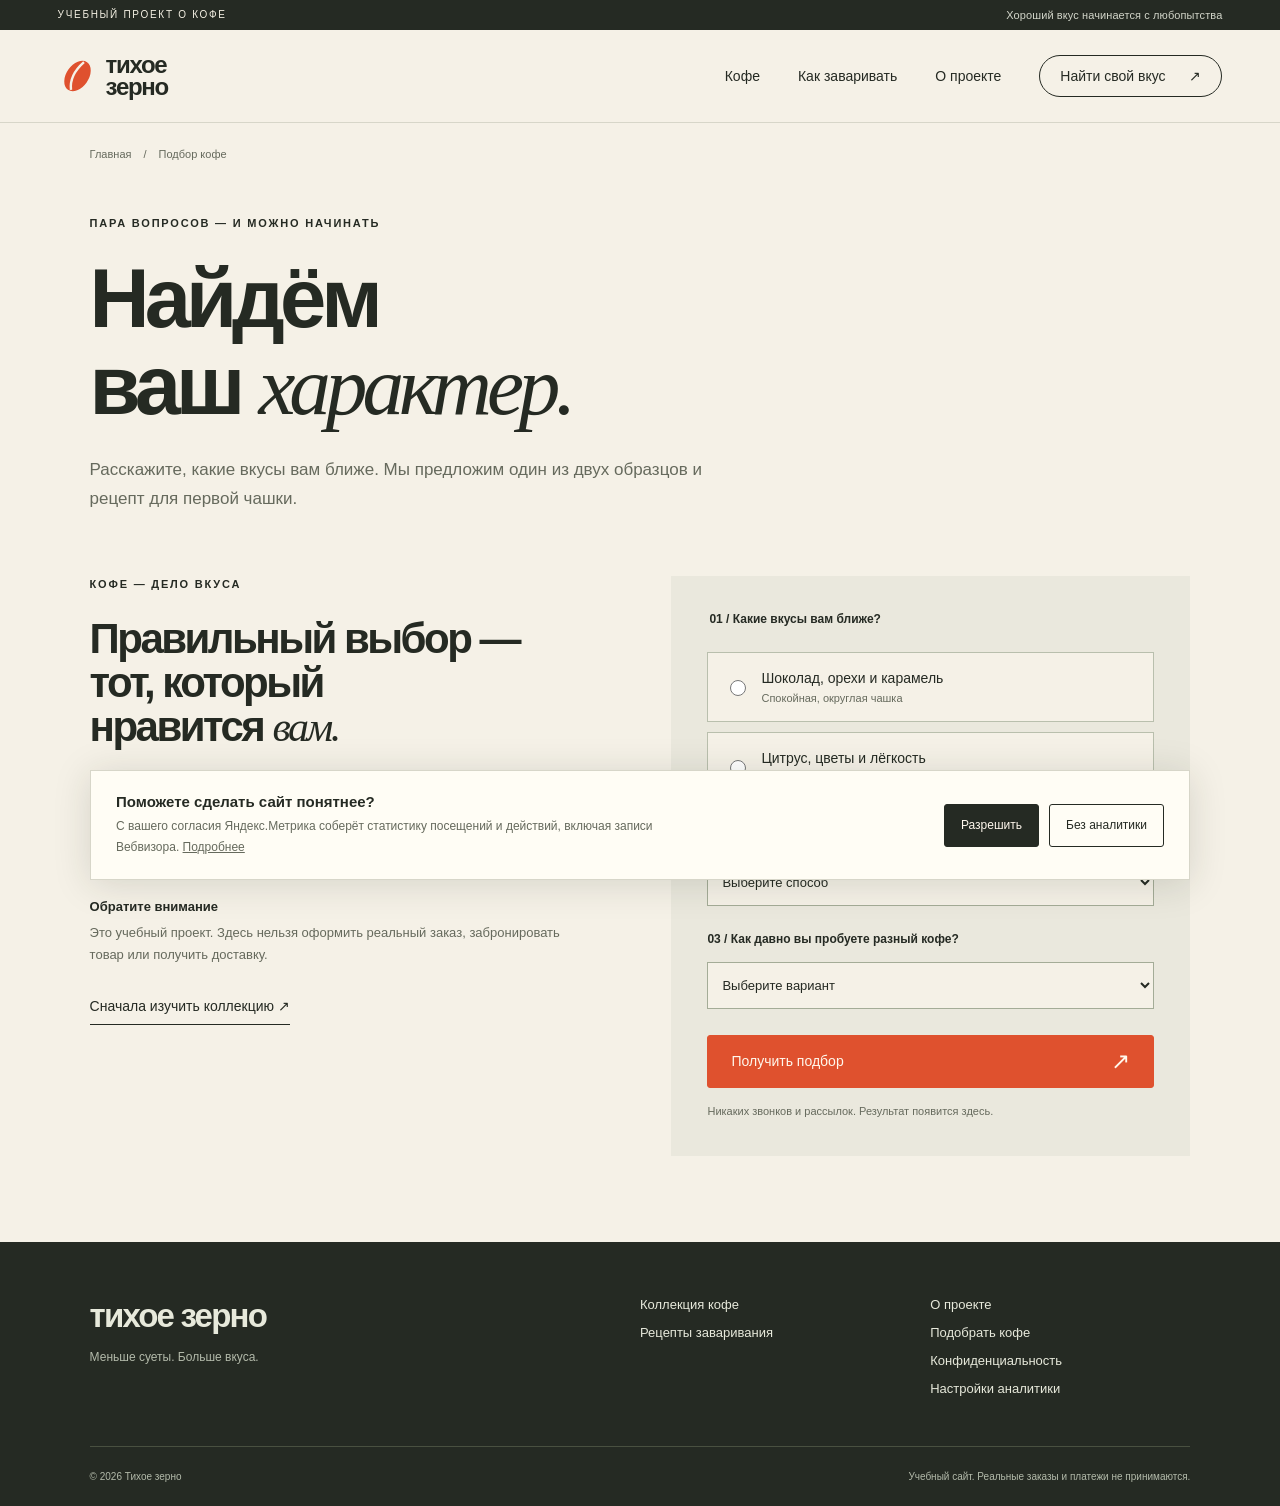
<file: contacts.html>
<!doctype html><html lang="ru"><head><meta charset="UTF-8"/><meta name="viewport" content="width=device-width, initial-scale=1"/><title>Подобрать кофе по вкусу — Тихое зерно</title><meta name="description" content="Ответьте на три вопроса о вкусе и заваривании. Получите рекомендацию кофе прямо на странице без телефона, почты и регистрации."/><meta name="theme-color" content="#f5f1e7"/><link rel="canonical" href="https://spinogryz2014-ai.github.io/contacts.html"/><meta property="og:type" content="website"/><meta property="og:locale" content="ru_RU"/><meta property="og:title" content="Подобрать кофе по вкусу — Тихое зерно"/><meta property="og:description" content="Ответьте на три вопроса о вкусе и заваривании. Получите рекомендацию кофе прямо на странице без телефона, почты и регистрации."/><link rel="icon" type="image/svg+xml" href="favicon.svg"/><link rel="stylesheet" href="styles.css"/><script type="application/ld+json">{"@context": "https://schema.org", "@type": "WebPage", "name": "Подобрать кофе по вкусу — Тихое зерно", "description": "Ответьте на три вопроса о вкусе и заваривании. Получите рекомендацию кофе прямо на странице без телефона, почты и регистрации.", "inLanguage": "ru", "url": "https://spinogryz2014-ai.github.io/contacts.html"}</script><script src="site-config.js?v=20261019-2" defer></script><script src="app.js?v=20261019-2" defer></script></head><body><a class="skip" href="#main">Перейти к содержанию</a><div class="topline">УЧЕБНЫЙ ПРОЕКТ О КОФЕ <span>Хороший вкус начинается с любопытства</span></div><header class="header"><a class="brand" href="index.html" aria-label="Тихое зерно — главная"><svg viewBox="0 0 42 42" aria-hidden="true"><ellipse cx="21" cy="21" rx="12" ry="18" transform="rotate(35 21 21)" fill="currentColor"/><path d="M28 6Q12 20 14 36" stroke="#f5f1e7" fill="none" stroke-width="2.6"/></svg><span>тихое<br>зерно</span></a><button class="menu-toggle" aria-controls="navigation" aria-expanded="false">Меню <span>☰</span></button><nav id="navigation" aria-label="Основная навигация"><a href="catalog.html">Кофе</a><a href="brew.html">Как заваривать</a><a href="about.html">О проекте</a><a class="nav-cta" href="contacts.html">Найти свой вкус <span aria-hidden="true">↗</span></a></nav></header><main id="main"><div class="breadcrumbs"><a href="index.html">Главная</a><span aria-hidden="true">/</span><span>Подбор кофе</span></div><section class="page-heading"><p class="eyebrow">ПАРА ВОПРОСОВ — И МОЖНО НАЧИНАТЬ</p><h1>Найдём<br>ваш <span class="serif">характер.</span></h1><p>Расскажите, какие вкусы вам ближе. Мы предложим один из двух образцов и рецепт для первой чашки.</p></section><section class="section contact-layout"><div class="contact-aside"><p class="eyebrow">КОФЕ — ДЕЛО ВКУСА</p><h2>Правильный выбор —<br>тот, который<br>нравится <span class="serif">вам.</span></h2><p>В форме нет телефона, имени или электронной почты. Подбор работает прямо на странице и не отправляет ответы сотрудникам магазина.</p><div class="contact-note"><b>Обратите внимание</b><p>Это учебный проект. Здесь нельзя оформить реальный заказ, забронировать товар или получить доставку.</p></div><a class="underlink" href="catalog.html">Сначала изучить коллекцию ↗</a></div><form id="taste-form" class="taste-form"><fieldset><legend>01 / Какие вкусы вам ближе?</legend><label class="choice"><input type="radio" name="taste" value="soft" required/><span><b>Шоколад, орехи и карамель</b><small>Спокойная, округлая чашка</small></span></label><label class="choice"><input type="radio" name="taste" value="bright"/><span><b>Цитрус, цветы и лёгкость</b><small>Свежий, выразительный характер</small></span></label></fieldset><label class="field-label" for="method">02 / Как вы завариваете кофе?</label><select id="method" name="method" required><option value="">Выберите способ</option><option value="filter">Воронка</option><option value="press">Френч-пресс</option><option value="cup">Пока выбираю способ</option></select><label class="field-label" for="experience">03 / Как давно вы пробуете разный кофе?</label><select id="experience" name="experience" required><option value="">Выберите вариант</option><option value="new">Только начинаю</option><option value="some">Уже есть любимый вкус</option><option value="many">Люблю экспериментировать</option></select><button type="submit" class="button">Получить подбор <span aria-hidden="true">↗</span></button><p class="small-note">Никаких звонков и рассылок. Результат появится здесь.</p><div id="taste-result" class="taste-result" role="status" aria-live="polite" tabindex="-1" hidden></div></form></section></main><footer class="footer"><div class="footer-top"><a class="footer-brand" href="index.html">тихое зерно<span>Меньше суеты. Больше вкуса.</span></a><div><a href="catalog.html">Коллекция кофе</a><a href="brew.html">Рецепты заваривания</a></div><div><a href="about.html">О проекте</a><a href="contacts.html">Подобрать кофе</a><a href="privacy.html">Конфиденциальность</a><button class="text-button" data-consent-settings>Настройки аналитики</button></div></div><div class="footer-bottom"><span>© 2026 Тихое зерно</span><span>Учебный сайт. Реальные заказы и платежи не принимаются.</span></div></footer><div class="consent" id="consent" role="region" aria-label="Выбор настроек аналитики" hidden><div><b>Поможете сделать сайт понятнее?</b><p>С вашего согласия Яндекс.Метрика соберёт статистику посещений и действий, включая записи Вебвизора. <a href="privacy.html">Подробнее</a></p></div><div class="consent-actions"><button class="button button-dark" data-consent="yes">Разрешить</button><button class="button button-outline" data-consent="no">Без аналитики</button></div></div></body></html>
</file>
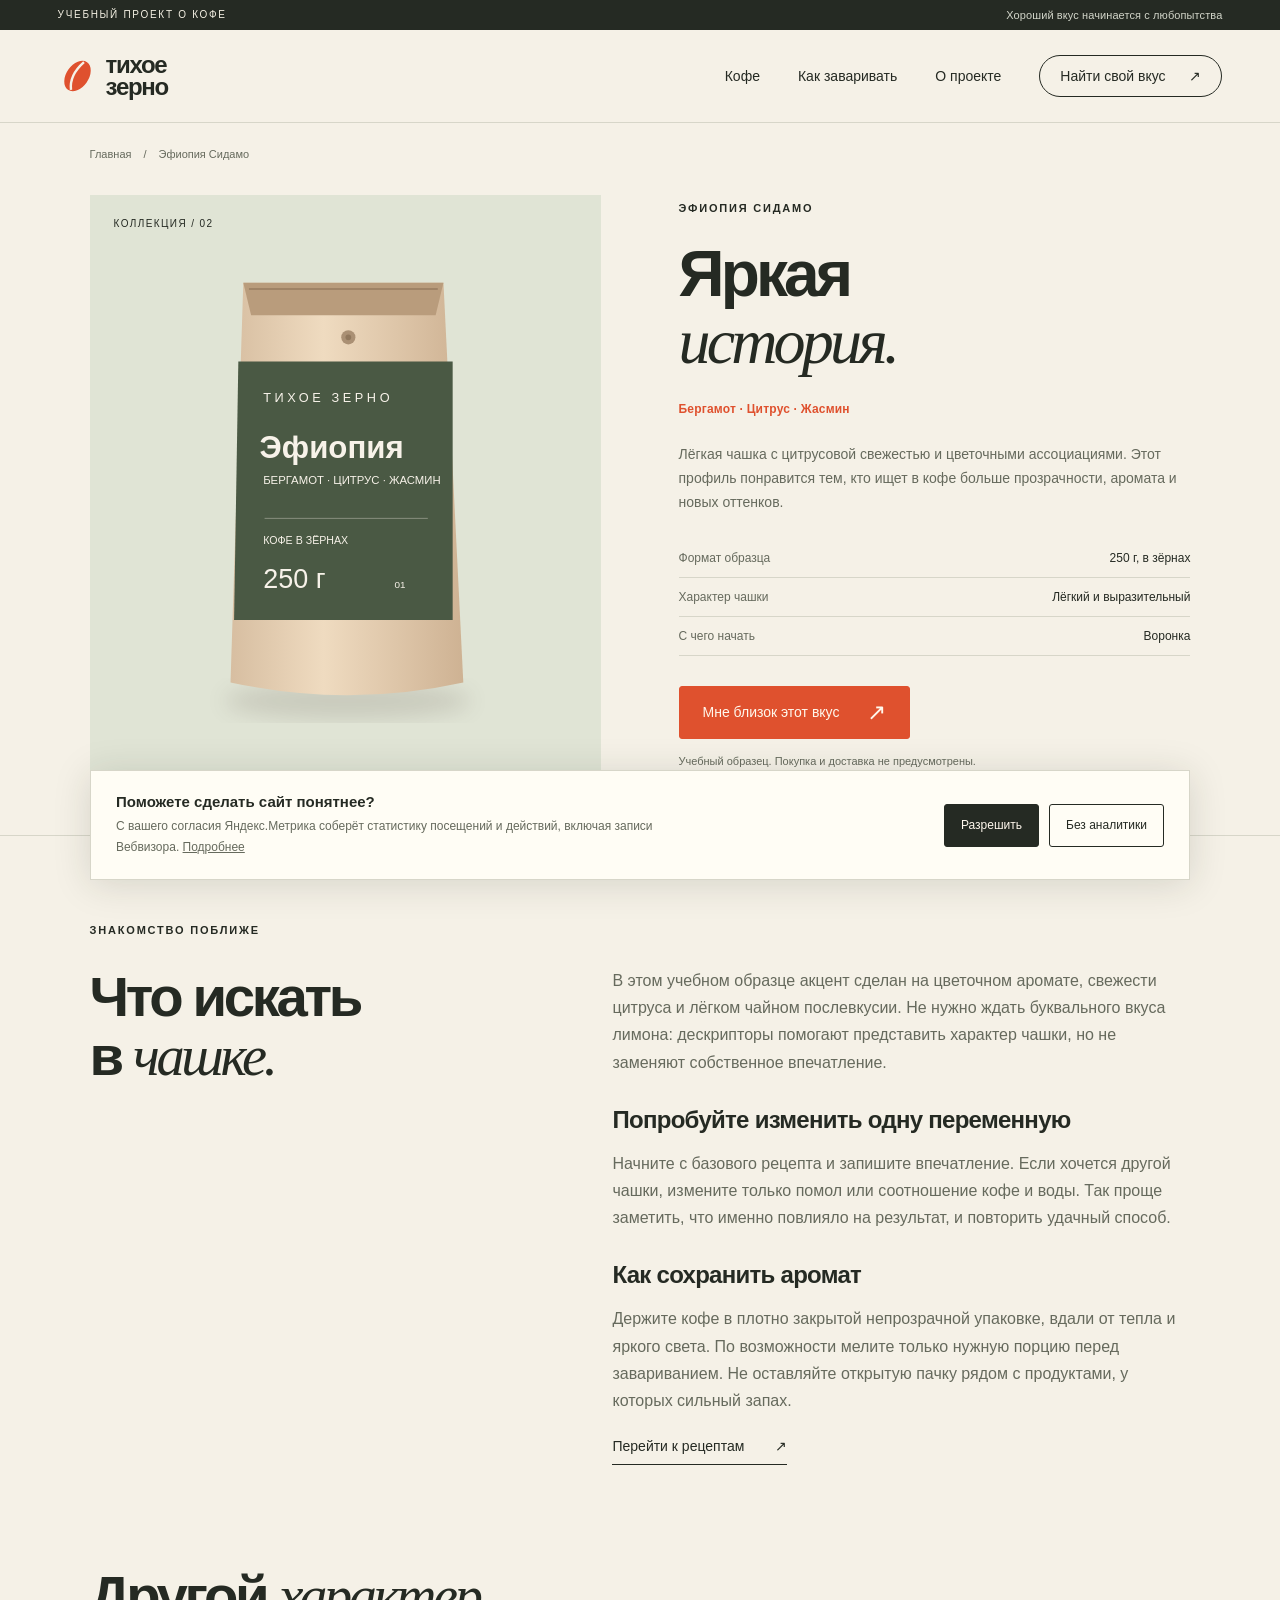
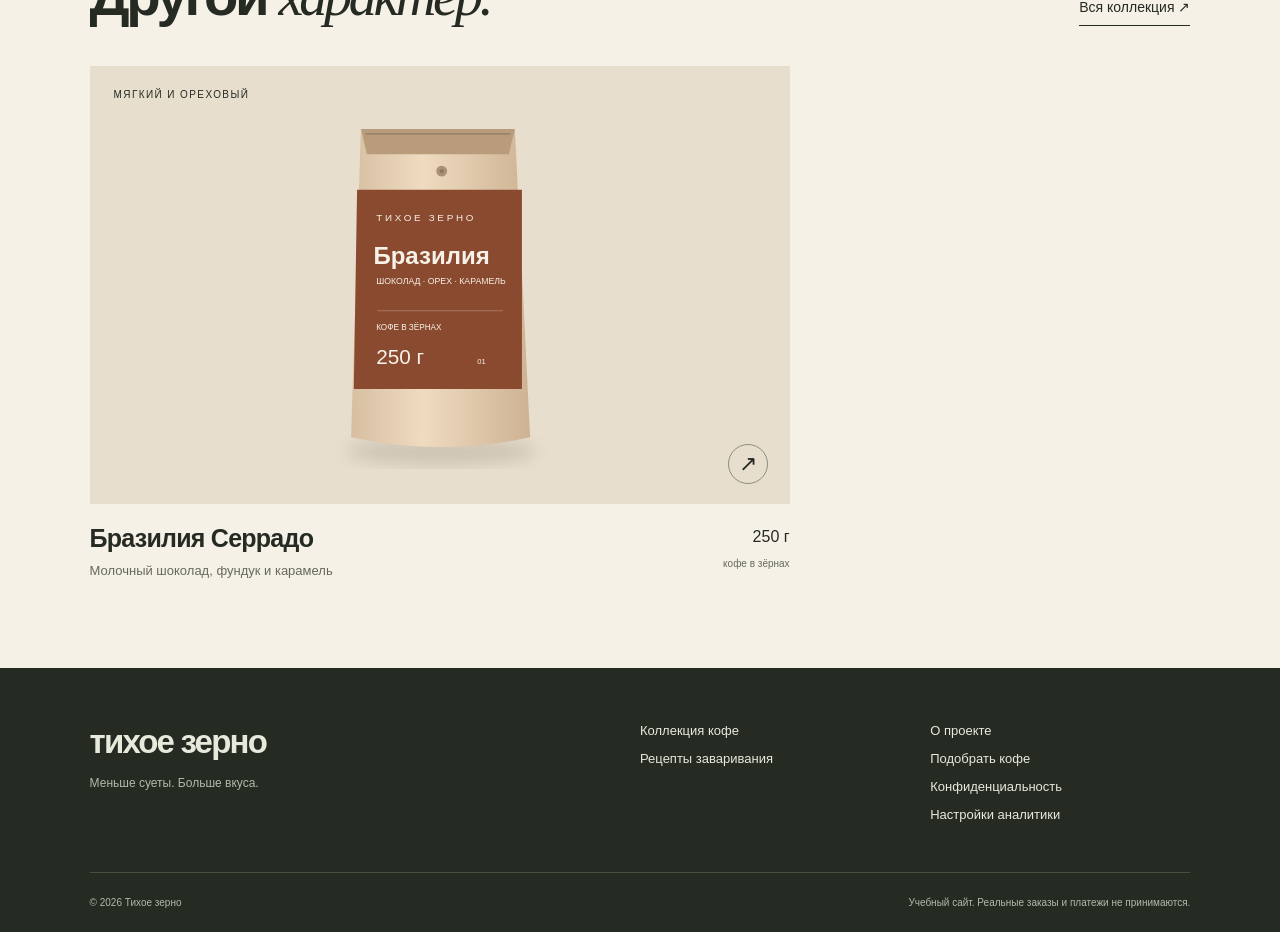
<file: ethiopia.html>
<!doctype html><html lang="ru"><head><meta charset="UTF-8"/><meta name="viewport" content="width=device-width, initial-scale=1"/><title>Эфиопия Сидамо — фруктовый профиль кофе | Тихое зерно</title><meta name="description" content="Учебный образец кофе Эфиопия Сидамо: бергамот, цитрус и цветочные ноты. Знакомство с лёгким вкусом и подходящим рецептом."/><meta name="theme-color" content="#f5f1e7"/><link rel="canonical" href="https://spinogryz2014-ai.github.io/ethiopia.html"/><meta property="og:type" content="website"/><meta property="og:locale" content="ru_RU"/><meta property="og:title" content="Эфиопия Сидамо — фруктовый профиль кофе | Тихое зерно"/><meta property="og:description" content="Учебный образец кофе Эфиопия Сидамо: бергамот, цитрус и цветочные ноты. Знакомство с лёгким вкусом и подходящим рецептом."/><link rel="icon" type="image/svg+xml" href="favicon.svg"/><link rel="stylesheet" href="styles.css"/><script type="application/ld+json">{"@context": "https://schema.org", "@type": "WebPage", "name": "Эфиопия Сидамо — фруктовый профиль кофе | Тихое зерно", "description": "Учебный образец кофе Эфиопия Сидамо: бергамот, цитрус и цветочные ноты. Знакомство с лёгким вкусом и подходящим рецептом.", "inLanguage": "ru", "url": "https://spinogryz2014-ai.github.io/ethiopia.html"}</script><script src="site-config.js?v=20261019-2" defer></script><script src="app.js?v=20261019-2" defer></script></head><body><a class="skip" href="#main">Перейти к содержанию</a><div class="topline">УЧЕБНЫЙ ПРОЕКТ О КОФЕ <span>Хороший вкус начинается с любопытства</span></div><header class="header"><a class="brand" href="index.html" aria-label="Тихое зерно — главная"><svg viewBox="0 0 42 42" aria-hidden="true"><ellipse cx="21" cy="21" rx="12" ry="18" transform="rotate(35 21 21)" fill="currentColor"/><path d="M28 6Q12 20 14 36" stroke="#f5f1e7" fill="none" stroke-width="2.6"/></svg><span>тихое<br>зерно</span></a><button class="menu-toggle" aria-controls="navigation" aria-expanded="false">Меню <span>☰</span></button><nav id="navigation" aria-label="Основная навигация"><a href="catalog.html">Кофе</a><a href="brew.html">Как заваривать</a><a href="about.html">О проекте</a><a class="nav-cta" href="contacts.html">Найти свой вкус <span aria-hidden="true">↗</span></a></nav></header><main id="main"><div class="breadcrumbs"><a href="index.html">Главная</a><span aria-hidden="true">/</span><span>Эфиопия Сидамо</span></div><section class="product-detail section"><div class="product-detail-art sage"><span class="product-label">КОЛЛЕКЦИЯ / 02</span><img src="ethiopia.svg" alt="Иллюстрация упаковки Эфиопия Сидамо" width="720" height="800" fetchpriority="high"/></div><div class="product-detail-copy"><p class="eyebrow">ЭФИОПИЯ СИДАМО</p><h1>Яркая<br><span class="serif">история.</span></h1><p class="taste-notes">Бергамот · Цитрус · Жасмин</p><p>Лёгкая чашка с цитрусовой свежестью и цветочными ассоциациями. Этот профиль понравится тем, кто ищет в кофе больше прозрачности, аромата и новых оттенков.</p><dl class="specs"><div><dt>Формат образца</dt><dd>250 г, в зёрнах</dd></div><div><dt>Характер чашки</dt><dd>Лёгкий и выразительный</dd></div><div><dt>С чего начать</dt><dd>Воронка</dd></div></dl><a class="button" href="contacts.html?coffee=ethiopia" data-goal="coffee_select">Мне близок этот вкус <span aria-hidden="true">↗</span></a><p class="small-note">Учебный образец. Покупка и доставка не предусмотрены.</p></div></section><section class="section text-section"><p class="eyebrow">ЗНАКОМСТВО ПОБЛИЖЕ</p><h2>Что искать<br>в <span class="serif">чашке.</span></h2><div class="prose"><p>В этом учебном образце акцент сделан на цветочном аромате, свежести цитруса и лёгком чайном послевкусии. Не нужно ждать буквального вкуса лимона: дескрипторы помогают представить характер чашки, но не заменяют собственное впечатление.</p><h3>Попробуйте изменить одну переменную</h3><p>Начните с базового рецепта и запишите впечатление. Если хочется другой чашки, измените только помол или соотношение кофе и воды. Так проще заметить, что именно повлияло на результат, и повторить удачный способ.</p><h3>Как сохранить аромат</h3><p>Держите кофе в плотно закрытой непрозрачной упаковке, вдали от тепла и яркого света. По возможности мелите только нужную порцию перед завариванием. Не оставляйте открытую пачку рядом с продуктами, у которых сильный запах.</p><a class="underlink" href="brew.html" data-goal="recipe_open">Перейти к рецептам <span aria-hidden="true">↗</span></a></div></section><section class="section related"><div class="section-heading"><h2>Другой <span class="serif">характер.</span></h2><a class="underlink" href="catalog.html">Вся коллекция ↗</a></div><div class="product-grid"><article class="product-card" data-profile="soft"><a class="product-image sand" href="brazil.html" data-goal="coffee_view"><span class="product-label">МЯГКИЙ И ОРЕХОВЫЙ</span><img src="brazil.svg" alt="Иллюстрация упаковки кофе Бразилия Серрадо" width="720" height="800" loading="lazy" decoding="async"/><span class="circle-arrow" aria-hidden="true">↗</span></a><div class="product-info"><div><h3><a href="brazil.html">Бразилия Серрадо</a></h3><p>Молочный шоколад, фундук и карамель</p></div><span class="weight">250 г<br><small>кофе в зёрнах</small></span></div></article></div></section></main><footer class="footer"><div class="footer-top"><a class="footer-brand" href="index.html">тихое зерно<span>Меньше суеты. Больше вкуса.</span></a><div><a href="catalog.html">Коллекция кофе</a><a href="brew.html">Рецепты заваривания</a></div><div><a href="about.html">О проекте</a><a href="contacts.html">Подобрать кофе</a><a href="privacy.html">Конфиденциальность</a><button class="text-button" data-consent-settings>Настройки аналитики</button></div></div><div class="footer-bottom"><span>© 2026 Тихое зерно</span><span>Учебный сайт. Реальные заказы и платежи не принимаются.</span></div></footer><div class="consent" id="consent" role="region" aria-label="Выбор настроек аналитики" hidden><div><b>Поможете сделать сайт понятнее?</b><p>С вашего согласия Яндекс.Метрика соберёт статистику посещений и действий, включая записи Вебвизора. <a href="privacy.html">Подробнее</a></p></div><div class="consent-actions"><button class="button button-dark" data-consent="yes">Разрешить</button><button class="button button-outline" data-consent="no">Без аналитики</button></div></div></body></html>
</file>
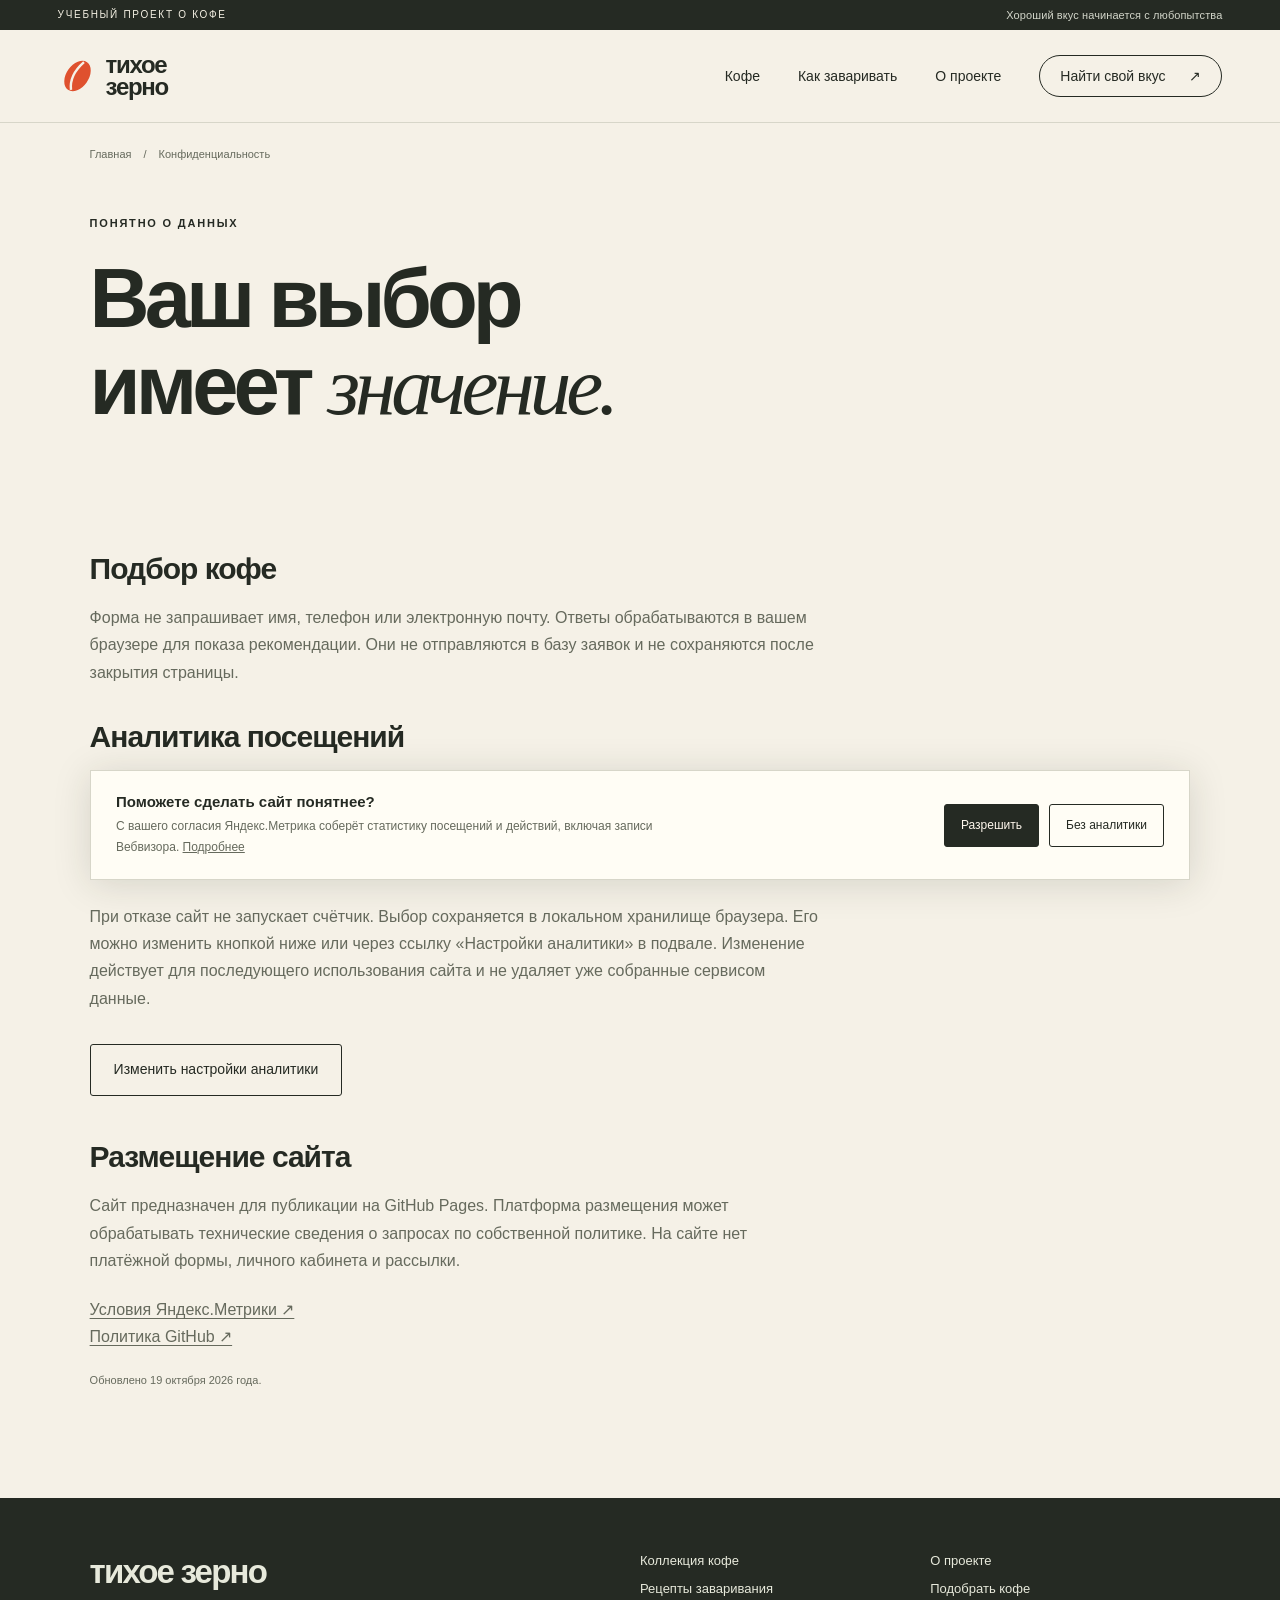
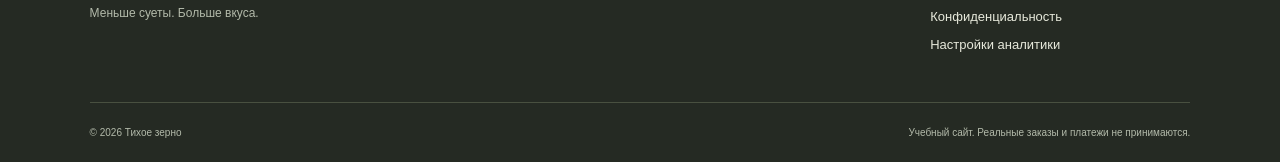
<file: privacy.html>
<!doctype html><html lang="ru"><head><meta charset="UTF-8"/><meta name="viewport" content="width=device-width, initial-scale=1"/><title>Конфиденциальность и аналитика — Тихое зерно</title><meta name="description" content="Как учебный сайт Тихое зерно обрабатывает ответы формы, использует локальное хранилище и запрашивает согласие на аналитику."/><meta name="theme-color" content="#f5f1e7"/><link rel="canonical" href="https://spinogryz2014-ai.github.io/privacy.html"/><meta property="og:type" content="website"/><meta property="og:locale" content="ru_RU"/><meta property="og:title" content="Конфиденциальность и аналитика — Тихое зерно"/><meta property="og:description" content="Как учебный сайт Тихое зерно обрабатывает ответы формы, использует локальное хранилище и запрашивает согласие на аналитику."/><link rel="icon" type="image/svg+xml" href="favicon.svg"/><link rel="stylesheet" href="styles.css"/><script type="application/ld+json">{"@context": "https://schema.org", "@type": "WebPage", "name": "Конфиденциальность и аналитика — Тихое зерно", "description": "Как учебный сайт Тихое зерно обрабатывает ответы формы, использует локальное хранилище и запрашивает согласие на аналитику.", "inLanguage": "ru", "url": "https://spinogryz2014-ai.github.io/privacy.html"}</script><script src="site-config.js?v=20261019-2" defer></script><script src="app.js?v=20261019-2" defer></script></head><body><a class="skip" href="#main">Перейти к содержанию</a><div class="topline">УЧЕБНЫЙ ПРОЕКТ О КОФЕ <span>Хороший вкус начинается с любопытства</span></div><header class="header"><a class="brand" href="index.html" aria-label="Тихое зерно — главная"><svg viewBox="0 0 42 42" aria-hidden="true"><ellipse cx="21" cy="21" rx="12" ry="18" transform="rotate(35 21 21)" fill="currentColor"/><path d="M28 6Q12 20 14 36" stroke="#f5f1e7" fill="none" stroke-width="2.6"/></svg><span>тихое<br>зерно</span></a><button class="menu-toggle" aria-controls="navigation" aria-expanded="false">Меню <span>☰</span></button><nav id="navigation" aria-label="Основная навигация"><a href="catalog.html">Кофе</a><a href="brew.html">Как заваривать</a><a href="about.html">О проекте</a><a class="nav-cta" href="contacts.html">Найти свой вкус <span aria-hidden="true">↗</span></a></nav></header><main id="main"><div class="breadcrumbs"><a href="index.html">Главная</a><span aria-hidden="true">/</span><span>Конфиденциальность</span></div><section class="page-heading"><p class="eyebrow">ПОНЯТНО О ДАННЫХ</p><h1>Ваш выбор<br>имеет <span class="serif">значение.</span></h1></section><section class="section prose privacy-prose"><h2>Подбор кофе</h2><p>Форма не запрашивает имя, телефон или электронную почту. Ответы обрабатываются в вашем браузере для показа рекомендации. Они не отправляются в базу заявок и не сохраняются после закрытия страницы.</p><h2>Аналитика посещений</h2><p>Если к сайту подключён счётчик Яндекс.Метрики, перед его запуском сайт предлагает выбор. При согласии Метрика может получать техническую информацию о посещении, просмотренных страницах и действиях на сайте; Вебвизор может записывать взаимодействие со страницей. За обработку этих данных отвечает сервис Яндекса согласно его условиям.</p><p>При отказе сайт не запускает счётчик. Выбор сохраняется в локальном хранилище браузера. Его можно изменить кнопкой ниже или через ссылку «Настройки аналитики» в подвале. Изменение действует для последующего использования сайта и не удаляет уже собранные сервисом данные.</p><button class="button button-outline" data-consent-settings>Изменить настройки аналитики</button><h2>Размещение сайта</h2><p>Сайт предназначен для публикации на GitHub Pages. Платформа размещения может обрабатывать технические сведения о запросах по собственной политике. На сайте нет платёжной формы, личного кабинета и рассылки.</p><p><a href="https://yandex.ru/legal/metrica_termsofuse/" rel="noopener noreferrer" target="_blank">Условия Яндекс.Метрики ↗</a><br><a href="https://docs.github.com/en/site-policy/privacy-policies/github-general-privacy-statement" rel="noopener noreferrer" target="_blank">Политика GitHub ↗</a></p><p class="small-note">Обновлено 19 октября 2026 года.</p></section></main><footer class="footer"><div class="footer-top"><a class="footer-brand" href="index.html">тихое зерно<span>Меньше суеты. Больше вкуса.</span></a><div><a href="catalog.html">Коллекция кофе</a><a href="brew.html">Рецепты заваривания</a></div><div><a href="about.html">О проекте</a><a href="contacts.html">Подобрать кофе</a><a href="privacy.html">Конфиденциальность</a><button class="text-button" data-consent-settings>Настройки аналитики</button></div></div><div class="footer-bottom"><span>© 2026 Тихое зерно</span><span>Учебный сайт. Реальные заказы и платежи не принимаются.</span></div></footer><div class="consent" id="consent" role="region" aria-label="Выбор настроек аналитики" hidden><div><b>Поможете сделать сайт понятнее?</b><p>С вашего согласия Яндекс.Метрика соберёт статистику посещений и действий, включая записи Вебвизора. <a href="privacy.html">Подробнее</a></p></div><div class="consent-actions"><button class="button button-dark" data-consent="yes">Разрешить</button><button class="button button-outline" data-consent="no">Без аналитики</button></div></div></body></html>
</file>
<file: styles.css>
:root{--paper:#f5f1e7;--ink:#252a23;--muted:#666a5d;--orange:#df512e;--line:#d7d6c9;--sage:#e0e4d5;--sand:#e7decd;--serif:Georgia,'Times New Roman',serif}*{box-sizing:border-box}html{scroll-behavior:smooth;scroll-padding-top:25px}body{margin:0;background:var(--paper);color:var(--ink);font-family:'Segoe UI',Arial,sans-serif;-webkit-font-smoothing:antialiased}button,input,select{font:inherit}a{color:inherit;text-decoration:none}button,a,input,select{touch-action:manipulation}button{cursor:pointer}a,button,input,select{-webkit-tap-highlight-color:transparent}button:focus-visible,a:focus-visible,input:focus-visible,select:focus-visible{outline:3px solid #365c99;outline-offset:5px}img{display:block;max-width:100%;height:auto}h1,h2,h3,p{margin:0}h1,h2{font-weight:550;letter-spacing:-.06em;line-height:1.05}h1{font-size:clamp(48px,6.25vw,92px)}h2{font-size:clamp(38px,4.4vw,66px)}h3{font-size:24px;letter-spacing:-.03em;font-weight:550}p{line-height:1.7}a:hover{color:var(--orange)}.serif{font-family:var(--serif);font-weight:400;font-style:italic;letter-spacing:-.06em}.topline{display:flex;justify-content:space-between;background:var(--ink);color:#f4f0e3;padding:9px 4.5%;font-size:10px;letter-spacing:1.7px}.topline span{letter-spacing:.1px;font-size:11px;color:#d2d5c9}.header{padding:24px 4.5%;display:flex;align-items:center;justify-content:space-between;border-bottom:1px solid var(--line)}.brand{display:flex;align-items:center;gap:9px;line-height:.91;font-size:24px;letter-spacing:-1.3px;font-weight:700;position:relative}.brand svg{width:39px;height:44px;color:var(--orange)}.brand-dot{font-size:11px;vertical-align:top;margin-left:3px}.header nav{display:flex;gap:38px;align-items:center;font-size:14px}.header nav a[aria-current]{text-decoration:underline;text-underline-offset:7px}.nav-cta{border:1px solid var(--ink);border-radius:40px;padding:12px 20px}.nav-cta span{margin-left:20px}.menu-toggle{display:none}.eyebrow{font-size:11px;letter-spacing:1.8px;line-height:1.55;font-weight:600}.tiny-dot{display:inline-block;width:6px;height:6px;background:var(--orange);border-radius:50%;margin-right:7px}.hero{display:grid;grid-template-columns:1fr 1fr;min-height:675px}.hero-copy{padding:78px 6% 40px 9%}.hero-copy h1{margin:34px 0 24px}.hero-description{font-size:17px;color:var(--muted);line-height:1.65}.button{display:inline-flex;align-items:center;justify-content:space-between;gap:28px;background:var(--orange);border:1px solid var(--orange);color:#fff8ed;min-height:52px;border-radius:3px;padding:14px 23px;font-size:14px;font-weight:500;line-height:1.35;transition:background .18s,transform .18s}.button:hover{background:#bb3d20;border-color:#bb3d20;color:#fff8ed}.button span{font-size:23px;line-height:1}.hero-copy>.button{margin-top:30px}.button-outline{background:transparent;border-color:var(--ink);color:var(--ink)}.button-outline:hover{background:var(--ink);border-color:var(--ink);color:var(--paper)}.button-dark{background:var(--ink);border-color:var(--ink)}.button-dark:hover{background:#414c37;border-color:#414c37}.hero-foot{display:flex;gap:15px;align-items:center;margin-top:48px;color:var(--muted);font-size:11px;line-height:1.5}.line-icon{font-size:43px;line-height:1;color:var(--ink)}.hero-art{position:relative;overflow:hidden;background:#888e6b;min-height:600px}.hero-art>img{width:100%;height:100%;position:absolute;object-fit:cover}.hero-stamp{position:absolute;right:25px;top:29px;width:142px;height:142px;border:1px solid #eef0d7;border-radius:50%;color:#f7f6df;display:flex;flex-direction:column;align-items:center;justify-content:center;font-size:8px;letter-spacing:1px;line-height:1.7;transform:rotate(12deg)}.hero-stamp .serif,.hero-stamp span{font:italic 38px var(--serif);letter-spacing:-2px}.ticker{padding:24px 4.5%;display:flex;align-items:center;justify-content:space-between;gap:20px;border-top:1px solid var(--line);border-bottom:1px solid var(--line);font-size:11px;letter-spacing:1.4px}.ticker b{color:var(--orange);font-size:27px;font-weight:400;line-height:1}.section{padding:86px 7%}.section-heading{display:flex;justify-content:space-between;align-items:flex-end;gap:40px;margin-bottom:40px}.section-heading .eyebrow{margin-bottom:22px}.section-intro{max-width:335px;font-size:15px;color:var(--muted)}.product-grid{display:grid;grid-template-columns:1fr 1fr;gap:30px}.product-image{display:block;position:relative;overflow:hidden;aspect-ratio:1.18}.sand{background:var(--sand)}.sage{background:var(--sage)}.product-image>img{height:100%;width:100%;object-fit:contain;transition:transform .4s}.product-image:hover>img{transform:translateY(-8px) rotate(2deg)}.product-label{position:absolute;top:23px;left:24px;z-index:1;font-size:10px;letter-spacing:1.4px}.circle-arrow{position:absolute;bottom:20px;right:22px;border-radius:50%;border:1px solid #8c8f80;width:40px;height:40px;display:grid;place-items:center;font-size:22px}.product-info{padding-top:20px;display:flex;justify-content:space-between;gap:16px}.product-info h3{font-size:25px;margin-bottom:7px}.product-info p{font-size:13px;color:var(--muted)}.weight{font-size:16px;text-align:right;line-height:1.6;white-space:nowrap}.weight small{font-size:10px;color:var(--muted)}.underlink{display:inline-block;font-size:14px;padding-bottom:7px;border-bottom:1px solid var(--ink);line-height:1.5}.underlink span{margin-left:27px}.collection>.underlink{margin-top:36px}.ritual{display:grid;grid-template-columns:1fr 1fr;gap:8%;align-items:center;padding-top:20px}.ritual-visual{position:relative;min-height:510px;background:#ced4bc;padding:28px;display:flex;flex-direction:column;justify-content:space-between}.cup-drawing{position:relative;width:260px;height:220px;margin:10px auto}.cup-top{position:absolute;top:42px;left:20px;background:#8f6747;border:13px solid #f1eee0;border-radius:50%;width:190px;height:65px;z-index:3}.cup-body{position:absolute;top:72px;left:20px;width:190px;height:115px;background:#f1eee0;border-radius:0 0 85px 85px;z-index:2}.cup-handle{position:absolute;left:183px;top:81px;border:16px solid #f1eee0;width:69px;height:82px;border-radius:50%;z-index:1}.cup-saucer{position:absolute;left:0;top:165px;width:240px;height:44px;background:#e4e2d2;border-radius:50%}.steam{position:absolute;top:-20px;left:53px;letter-spacing:15px;color:#f6f4e8;font-size:41px;transform:rotate(90deg)}.recipe-label{display:grid;grid-template-columns:auto 1fr auto 1fr;gap:12px;align-items:baseline;border-top:1px solid #a8af94;padding-top:16px;font-size:12px}.recipe-label b{font-weight:500;font-size:29px}.ritual-copy .eyebrow{margin-bottom:24px}.ritual-copy>p:not(.eyebrow){margin:24px 0;color:var(--muted);font-size:15px}.approach{border-top:1px solid var(--line)}.approach>h2{margin:27px 0 40px}.approach-grid{display:grid;grid-template-columns:1fr 1fr;gap:8%;padding-left:25%;font-size:15px;color:var(--muted)}.approach-grid .underlink{color:var(--ink);margin-top:22px}.cta-band{display:flex;align-items:center;justify-content:space-between;gap:30px;background:var(--orange);padding:55px 7%;color:#fff8ed}.cta-band .eyebrow{margin-bottom:18px}.cta-band h2{font-size:clamp(36px,4.2vw,62px)}.footer{background:var(--ink);color:#e7e9db;padding:55px 7% 24px}.footer-top{display:grid;grid-template-columns:2fr 1fr 1fr;gap:30px;padding-bottom:50px}.footer-brand{font-size:33px;font-weight:600;letter-spacing:-1.8px}.footer-brand span{display:block;font-size:12px;letter-spacing:0;color:#b3baaa;margin-top:15px;font-weight:400}.footer-top>div{display:flex;flex-direction:column;align-items:flex-start;gap:13px;font-size:13px}.footer-bottom{display:flex;justify-content:space-between;border-top:1px solid #495040;padding-top:24px;font-size:10px;color:#b3baaa;gap:25px}.text-button{border:0;background:transparent;color:inherit;padding:0;text-align:left;font-size:13px}.text-button:hover{text-decoration:underline}.breadcrumbs{display:flex;gap:12px;padding:25px 7% 0;font-size:11px;color:var(--muted)}.page-heading{padding:55px 7% 62px}.page-heading h1{margin:23px 0 25px;font-size:clamp(48px,6.5vw,88px)}.page-heading>p:not(.eyebrow){max-width:650px;font-size:17px;color:var(--muted)}.catalog-section{padding-top:0}.filters{display:flex;gap:9px;flex-wrap:wrap;border-top:1px solid var(--line);padding:25px 0 30px}.filter{border:1px solid var(--line);border-radius:30px;background:transparent;padding:12px 19px;font-size:13px}.filter span{margin-left:10px;font-size:10px}.filter.active{background:var(--ink);color:var(--paper);border-color:var(--ink)}.filter:hover{border-color:var(--ink)}.buying-guide{border-top:1px solid var(--line);padding-top:60px}.buying-guide h2{margin:22px 0 40px}.three-columns{display:grid;grid-template-columns:repeat(3,1fr);gap:40px}.number{font-size:12px;letter-spacing:1.2px;color:var(--orange);display:block;margin-bottom:28px}.three-columns h3{font-size:23px;margin-bottom:15px}.three-columns p{font-size:14px;color:var(--muted)}.small-note{font-size:11px!important;color:var(--muted);line-height:1.6!important}.buying-guide>.small-note{margin-top:38px}.product-detail{display:grid;grid-template-columns:1fr 1fr;gap:7%;align-items:center;padding-top:35px;padding-bottom:60px}.product-detail-art{position:relative;min-height:580px;display:flex;align-items:center}.product-detail-art>img{width:100%;height:580px;object-fit:contain}.product-detail-copy h1{font-size:clamp(43px,5vw,70px);margin:24px 0}.taste-notes{font-size:12px;color:var(--orange);font-weight:600;letter-spacing:.2px;margin-bottom:24px}.product-detail-copy>p:not(.eyebrow):not(.taste-notes){font-size:14px;color:var(--muted)}.specs{margin:24px 0 30px}.specs>div{display:flex;justify-content:space-between;gap:15px;border-bottom:1px solid var(--line);padding:12px 0;font-size:12px}.specs dt{color:var(--muted)}.specs dd{margin:0;text-align:right}.product-detail-copy>.small-note{margin-top:14px}.text-section{display:grid;grid-template-columns:1fr 1.4fr;column-gap:10%;border-top:1px solid var(--line)}.text-section>.eyebrow{grid-column:1/-1;margin-bottom:28px}.prose p{font-size:16px;color:var(--muted);margin-bottom:22px}.prose h3{font-size:24px;margin:30px 0 16px}.prose .button{margin-top:10px}.related{padding-top:15px}.related .product-grid{max-width:700px}.related .product-grid .product-card{grid-column:1/-1}.related .product-image{aspect-ratio:1.6}.brew-section{padding-top:0}.recipe-tabs{display:flex;border-bottom:1px solid var(--line);gap:35px;margin-bottom:45px}.recipe-tabs button{background:transparent;border:0;border-bottom:3px solid transparent;padding:15px 0;font-size:18px}.recipe-tabs button[aria-selected=true]{border-color:var(--orange)}.recipe-panel{display:grid;grid-template-columns:1fr 1.15fr;gap:10%}.recipe-side{background:var(--sage);padding:35px}.recipe-side h2{font-size:44px}.recipe-side>p{font-size:13px;color:var(--muted);margin-top:20px}.recipe-numbers{display:grid;grid-template-columns:1fr 1fr 1fr;gap:15px;margin:30px 0}.recipe-numbers dt{font-size:11px;color:var(--muted)}.recipe-numbers dd{font-size:20px;margin:8px 0 0;white-space:nowrap}.calculator-label{font-size:12px;display:block;margin:25px 0 12px}.calculator{display:flex;align-items:center;gap:10px;font-size:13px}.calculator input{width:65px;border:1px solid #929c81;background:#f7f6ed;padding:9px}.steps{counter-reset:steps;list-style:none;margin:0;padding:0}.steps li{counter-increment:steps;position:relative;padding:0 0 27px 44px;margin-bottom:22px;border-bottom:1px solid var(--line)}.steps li:before{content:'0' counter(steps);position:absolute;left:0;top:5px;color:var(--orange);font-size:12px}.steps h3{font-size:23px;margin-bottom:12px}.steps p{font-size:14px;color:var(--muted)}.about-banner{margin:0 7% 65px;background:#cdd1ba;height:430px;position:relative;overflow:hidden;display:flex;align-items:center;justify-content:flex-end}.about-banner img{width:52%;height:100%;object-fit:cover;position:absolute;left:0;top:0}.about-banner>p{font-size:52px;line-height:1.1;letter-spacing:-2.5px;position:relative;padding:40px}.contact-layout{display:grid;grid-template-columns:1fr 1.1fr;gap:10%;padding-top:0}.contact-aside h2{font-size:42px;margin:24px 0}.contact-aside>p:not(.eyebrow){font-size:14px;color:var(--muted)}.contact-note{margin:30px 0;border-top:1px solid var(--line);padding-top:24px;font-size:13px}.contact-note p{color:var(--muted);margin-top:8px}.taste-form{background:#eae8dd;padding:36px}.taste-form fieldset{border:0;padding:0;margin:0 0 27px}.taste-form legend,.field-label{font-size:12px;font-weight:600;margin-bottom:16px;display:block}.choice{display:flex;gap:12px;align-items:center;border:1px solid #b9bfad;padding:17px;background:var(--paper);margin-top:10px;cursor:pointer}.choice input{accent-color:var(--orange);width:16px;height:16px;flex-shrink:0}.choice:has(input:checked){border-color:var(--orange);background:#faf1e6}.choice b{display:block;font-size:14px;font-weight:500}.choice small{display:block;font-size:11px;color:var(--muted);margin-top:6px}.taste-form select{display:block;width:100%;background:var(--paper);border:1px solid #a4ac97;padding:14px 10px;font-size:13px;margin-bottom:26px;border-radius:0;color:var(--ink)}.taste-form>.button{width:100%}.taste-form>.small-note{margin-top:15px}.taste-result{border-top:1px solid #b6bcaa;margin-top:25px;padding-top:25px}.taste-result h3{margin-bottom:12px}.taste-result p{font-size:14px}.taste-result .underlink{margin-top:16px}.privacy-prose{max-width:920px;padding-top:0}.privacy-prose h2{font-size:30px;margin:35px 0 20px;letter-spacing:-1px}.privacy-prose a{text-decoration:underline;text-underline-offset:3px}.privacy-prose .button{margin:10px 0}.error-page{min-height:65vh}.error-page .button{margin-top:30px}.consent{position:fixed;bottom:20px;left:3%;right:3%;max-width:1100px;margin:auto;z-index:10;display:flex;gap:30px;align-items:center;justify-content:space-between;background:#fffdf5;box-shadow:0 4px 35px #20291f25;border:1px solid var(--line);padding:22px 25px}.consent b{font-size:15px}.consent p{font-size:12px;color:var(--muted);margin-top:5px;max-width:560px}.consent p a{text-decoration:underline}.consent-actions{display:flex;gap:10px;flex-shrink:0}.consent .button{font-size:12px;padding:12px 16px;min-height:43px}.skip{position:fixed;top:-200px;left:20px;z-index:20;background:var(--ink);color:white;padding:15px}.skip:focus{top:15px}.visually-hidden{position:absolute;width:1px;height:1px;overflow:hidden;clip-path:inset(50%);white-space:nowrap}[hidden]{display:none!important}
@media(min-width:1600px){body{max-width:1800px;margin:auto}.hero-copy{padding-top:100px}.hero{min-height:750px}}
@media(max-width:1000px){.header nav{gap:22px;font-size:12px}.hero-copy{padding-top:60px}.hero{min-height:620px}.hero-art{min-height:550px}.hero-copy h1{font-size:64px}.hero-description{font-size:15px}.eyebrow{font-size:10px}.ticker{font-size:9px}.section{padding:65px 6%}.section-heading h2{font-size:48px}.approach-grid{padding-left:0}.product-info h3{font-size:21px}.product-info p{font-size:11px}.recipe-panel{gap:5%;grid-template-columns:1fr 1fr}.recipe-side{padding:26px}.recipe-numbers{gap:8px}.recipe-numbers dd{font-size:17px}.contact-layout{gap:5%}.taste-form{padding:26px}.consent{flex-wrap:wrap;gap:15px}.product-detail{gap:5%}.product-detail-art,.product-detail-art>img{min-height:480px;height:480px}.product-detail-copy h1{font-size:52px}}
@media(max-width:700px){.topline{padding:8px 5%;font-size:9px;justify-content:center}.topline span{display:none}.header{padding:18px 5%;flex-wrap:wrap;position:relative}.brand{font-size:21px}.brand svg{width:32px;height:37px}.menu-toggle{display:flex;gap:17px;align-items:center;background:transparent;border:1px solid var(--line);padding:9px 13px;font-size:12px}.header nav{display:none;width:100%;padding-top:25px;flex-direction:column;align-items:stretch;gap:0;font-size:15px}.header nav.open{display:flex}.header nav a{padding:14px 0}.header nav .nav-cta{padding:14px 18px;margin-top:10px;display:flex;justify-content:space-between}.hero{grid-template-columns:1fr;min-height:auto}.hero-copy{padding:47px 6% 34px}.hero-copy h1{font-size:clamp(49px,12vw,76px);margin:26px 0 21px}.hero-description{font-size:15px}.hero-foot{margin-top:30px;font-size:10px}.hero-art{min-height:470px;height:115vw;max-height:620px}.hero-art>img{object-position:center}.hero-stamp{width:115px;height:115px;font-size:6px;right:18px;top:20px}.hero-stamp span{font-size:31px}.ticker{padding:20px 5%;gap:15px;flex-wrap:wrap;justify-content:center;font-size:8px;letter-spacing:1px}.ticker>span:last-of-type,.ticker>b:last-child{display:none}.ticker b{font-size:19px}.section{padding:53px 6%}.section-heading{display:block;margin-bottom:28px}.section-heading h2{font-size:43px}.section-heading .eyebrow{margin-bottom:20px}.section-intro{margin-top:22px;font-size:14px;max-width:none}.product-grid{grid-template-columns:1fr;gap:35px}.product-image{aspect-ratio:1.15}.product-info h3{font-size:23px}.product-info p{font-size:12px}.product-info{padding-top:15px}.product-label{left:18px;top:20px;font-size:9px}.ritual{grid-template-columns:1fr;gap:36px;padding-top:12px}.ritual-visual{min-height:410px;padding:23px}.cup-drawing{transform:scale(.9)}.ritual-copy h2{font-size:45px}.ritual-copy .eyebrow{margin-bottom:20px}.ritual-copy>p:not(.eyebrow){font-size:14px}.recipe-label{grid-template-columns:auto 1fr auto 1fr;gap:10px}.recipe-label b{font-size:25px}.approach>h2{font-size:44px;margin-bottom:28px}.approach-grid{grid-template-columns:1fr;gap:20px;font-size:14px}.cta-band{display:block;padding:40px 6%}.cta-band .button{margin-top:27px}.footer{padding:40px 6% 25px}.footer-top{grid-template-columns:1fr 1fr;gap:35px 20px;padding-bottom:30px}.footer-brand{grid-column:1/-1;font-size:30px}.footer-top>div{font-size:12px}.footer-bottom{flex-direction:column;gap:12px;line-height:1.7}.breadcrumbs{padding:22px 6% 0;font-size:10px;gap:10px}.page-heading{padding:39px 6% 43px}.page-heading h1{font-size:clamp(45px,11.7vw,64px);margin:20px 0 23px}.page-heading>p:not(.eyebrow){font-size:15px}.catalog-section{padding-top:0}.filters{gap:8px;padding:22px 0}.filter{font-size:11px;padding:11px 13px}.three-columns{grid-template-columns:1fr;gap:28px}.three-columns .number{margin-bottom:14px}.three-columns h3{font-size:23px}.product-detail{grid-template-columns:1fr;gap:35px;padding-top:26px}.product-detail-art,.product-detail-art>img{min-height:430px;height:430px}.product-detail-copy h1{font-size:54px}.product-detail-copy>.button{width:100%}.text-section{grid-template-columns:1fr;gap:25px}.text-section>.eyebrow{margin-bottom:0}.text-section h2{font-size:43px}.prose p{font-size:15px}.prose h3{font-size:23px;margin-top:25px}.related .section-heading{display:flex;align-items:flex-start;gap:20px}.related .section-heading h2{font-size:37px}.related .underlink{font-size:11px;white-space:nowrap}.related .product-image{aspect-ratio:1.15}.brew-section{padding-top:0}.recipe-tabs{margin-bottom:28px;gap:30px}.recipe-tabs button{font-size:17px}.recipe-panel{grid-template-columns:1fr;gap:35px}.recipe-side{padding:25px}.recipe-side h2{font-size:44px}.recipe-numbers dd{font-size:20px}.steps li{padding-left:38px}.steps h3{font-size:23px}.about-banner{margin:0 6% 40px;height:430px;align-items:flex-end;justify-content:flex-start}.about-banner img{width:100%;height:100%;object-position:center 42%}.about-banner>p{font-size:40px;background:#f5f1e7e6;padding:20px 26px;margin:0 20px 20px;line-height:1.1}.contact-layout{grid-template-columns:1fr;gap:35px;padding-top:0}.contact-aside h2{font-size:38px}.taste-form{padding:24px 20px}.choice{padding:15px 12px}.choice b{font-size:13px}.choice small{font-size:10px}.privacy-prose{padding-top:0}.privacy-prose h2{font-size:28px}.consent{bottom:10px;left:10px;right:10px;padding:17px;gap:15px}.consent b{font-size:14px}.consent p{font-size:11px}.consent-actions{width:100%;gap:8px}.consent-actions .button{flex:1;padding:11px 10px;font-size:11px;justify-content:center}.error-page{min-height:70vh}}
@media(prefers-reduced-motion:reduce){html{scroll-behavior:auto}*,*:before,*:after{transition:none!important;animation:none!important}}
</file>
